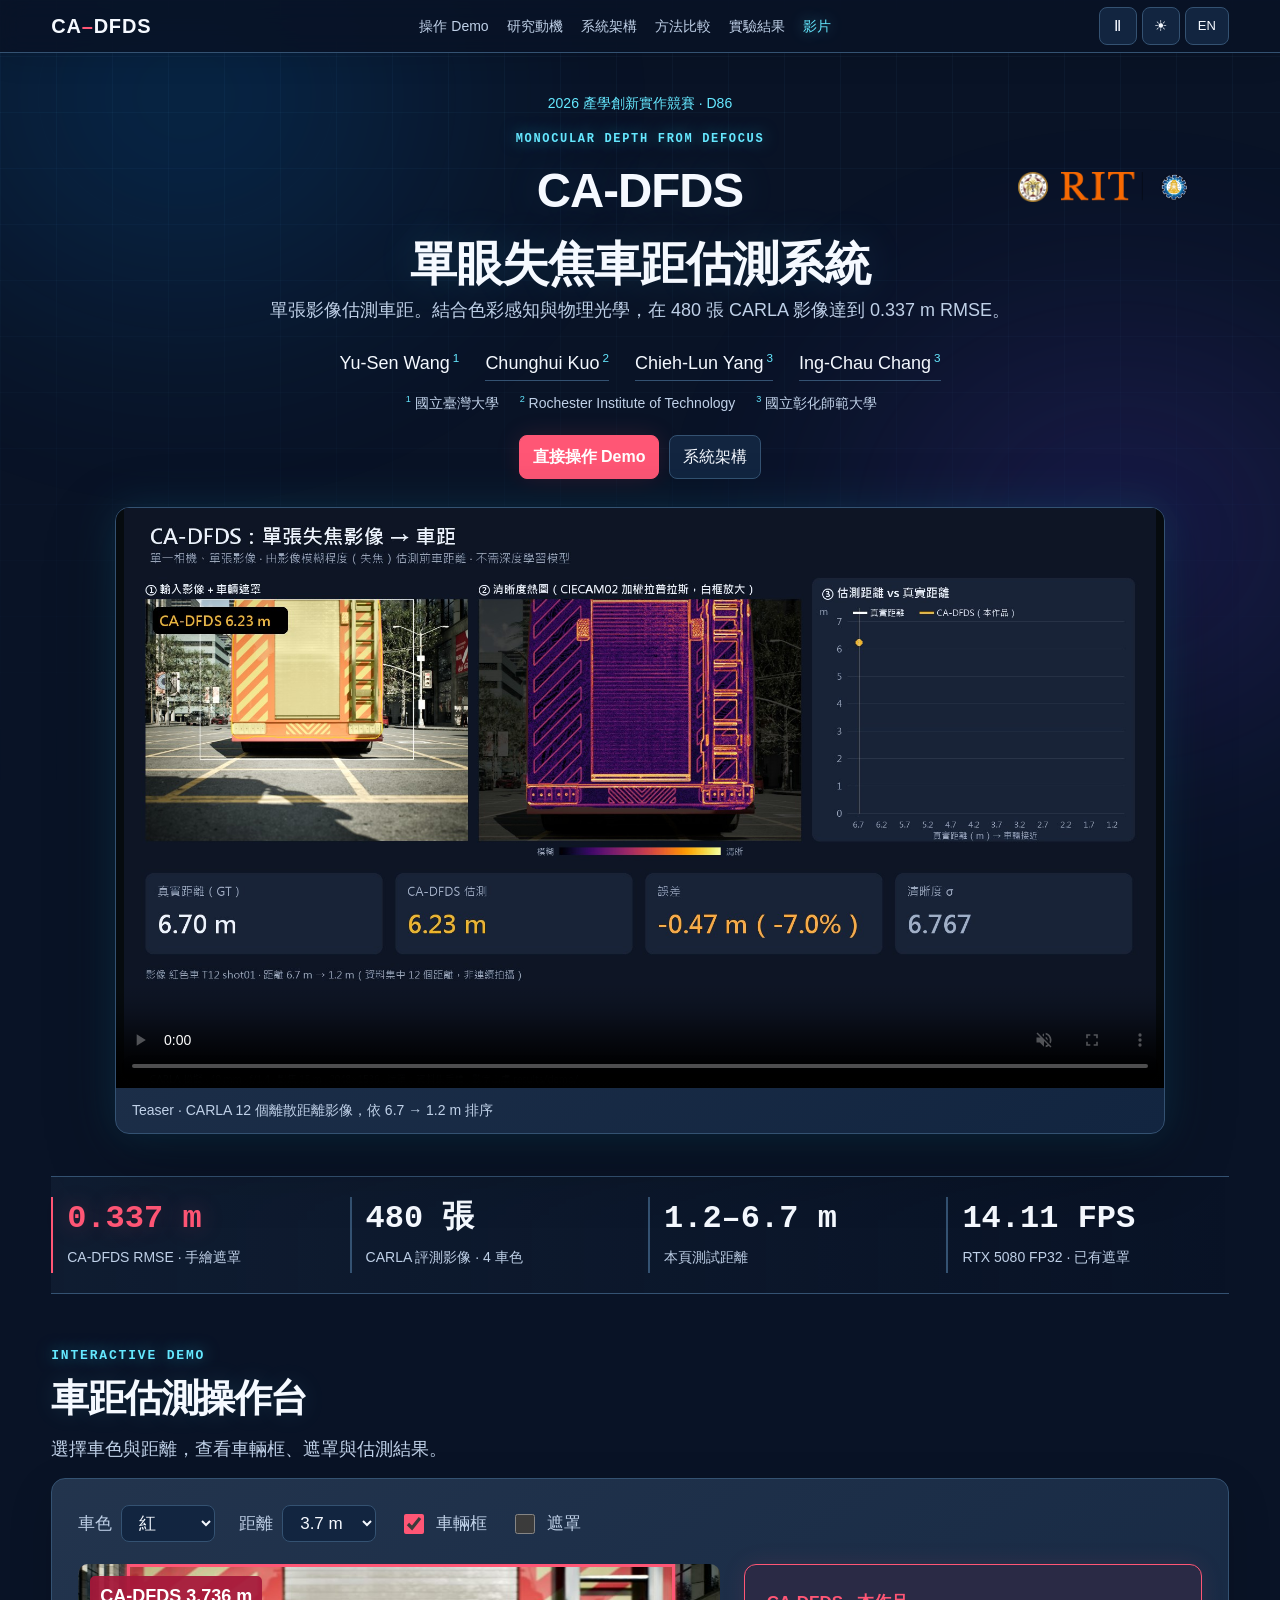
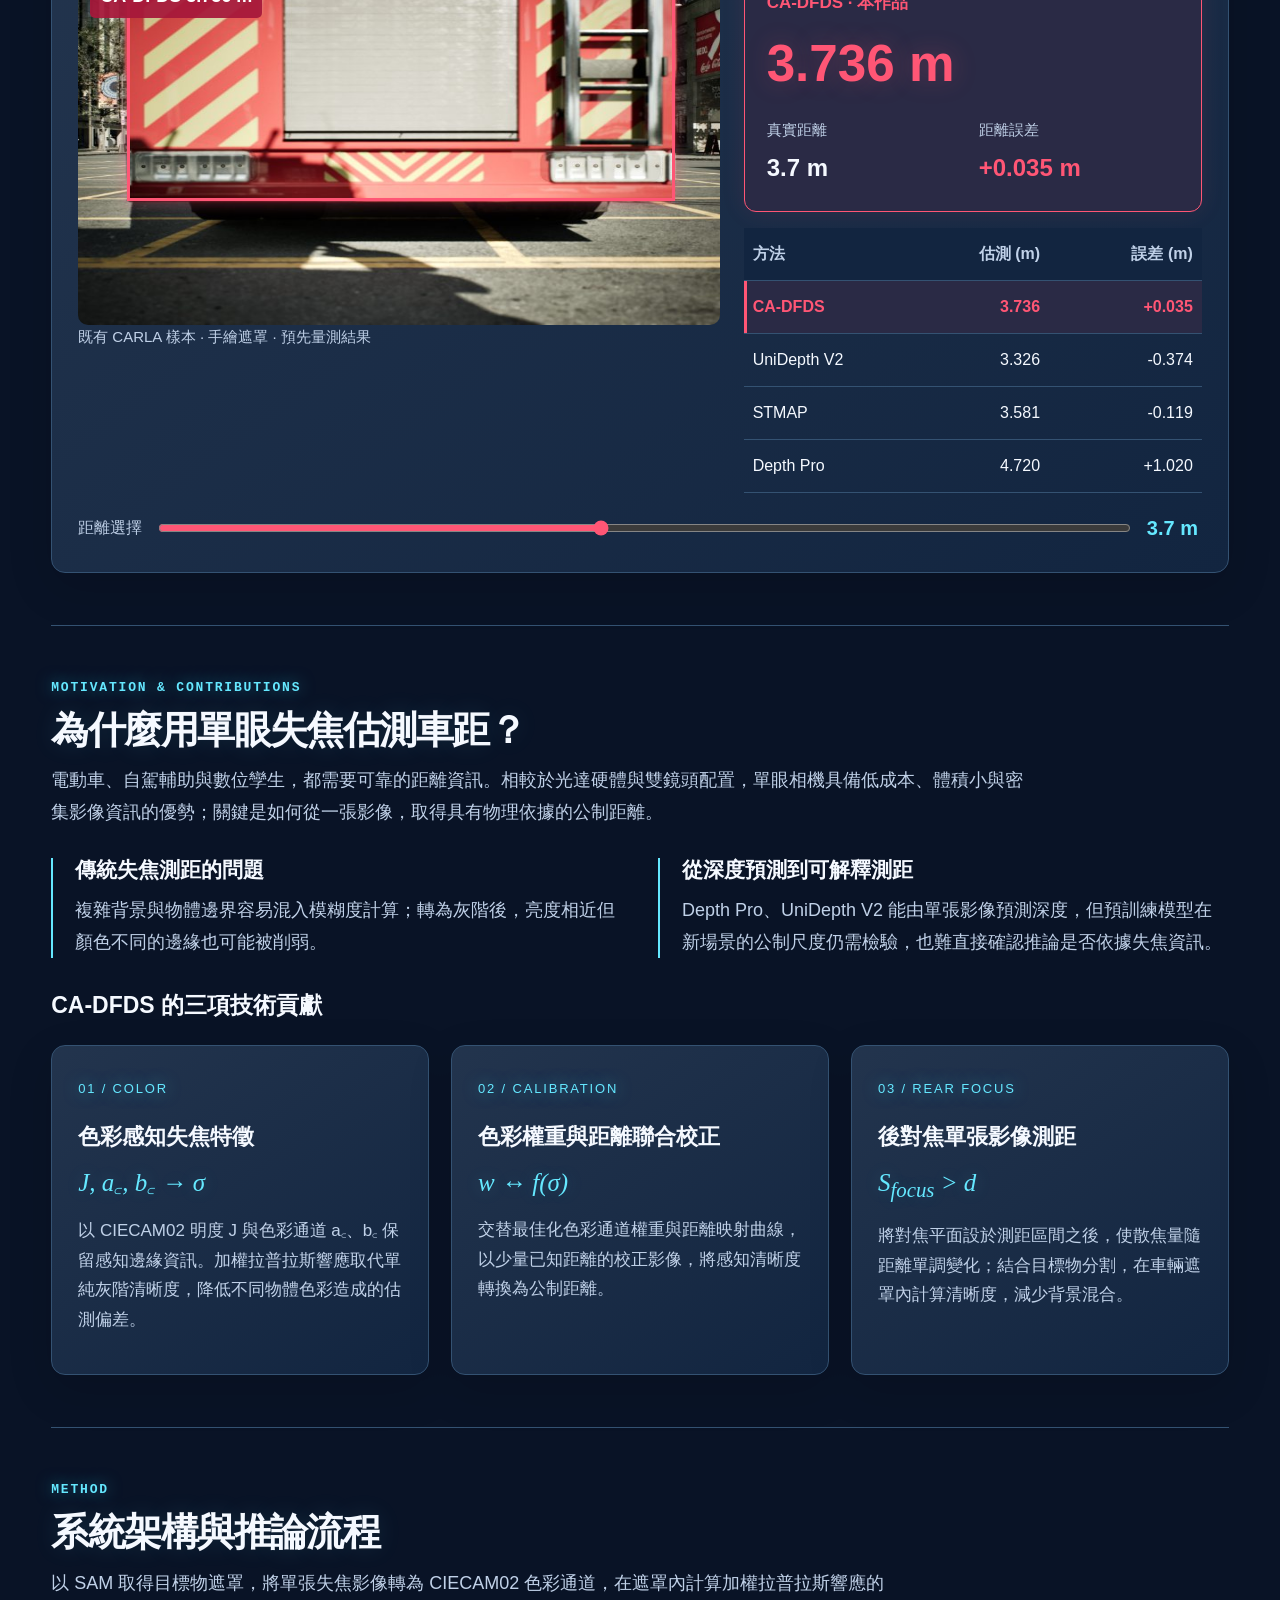
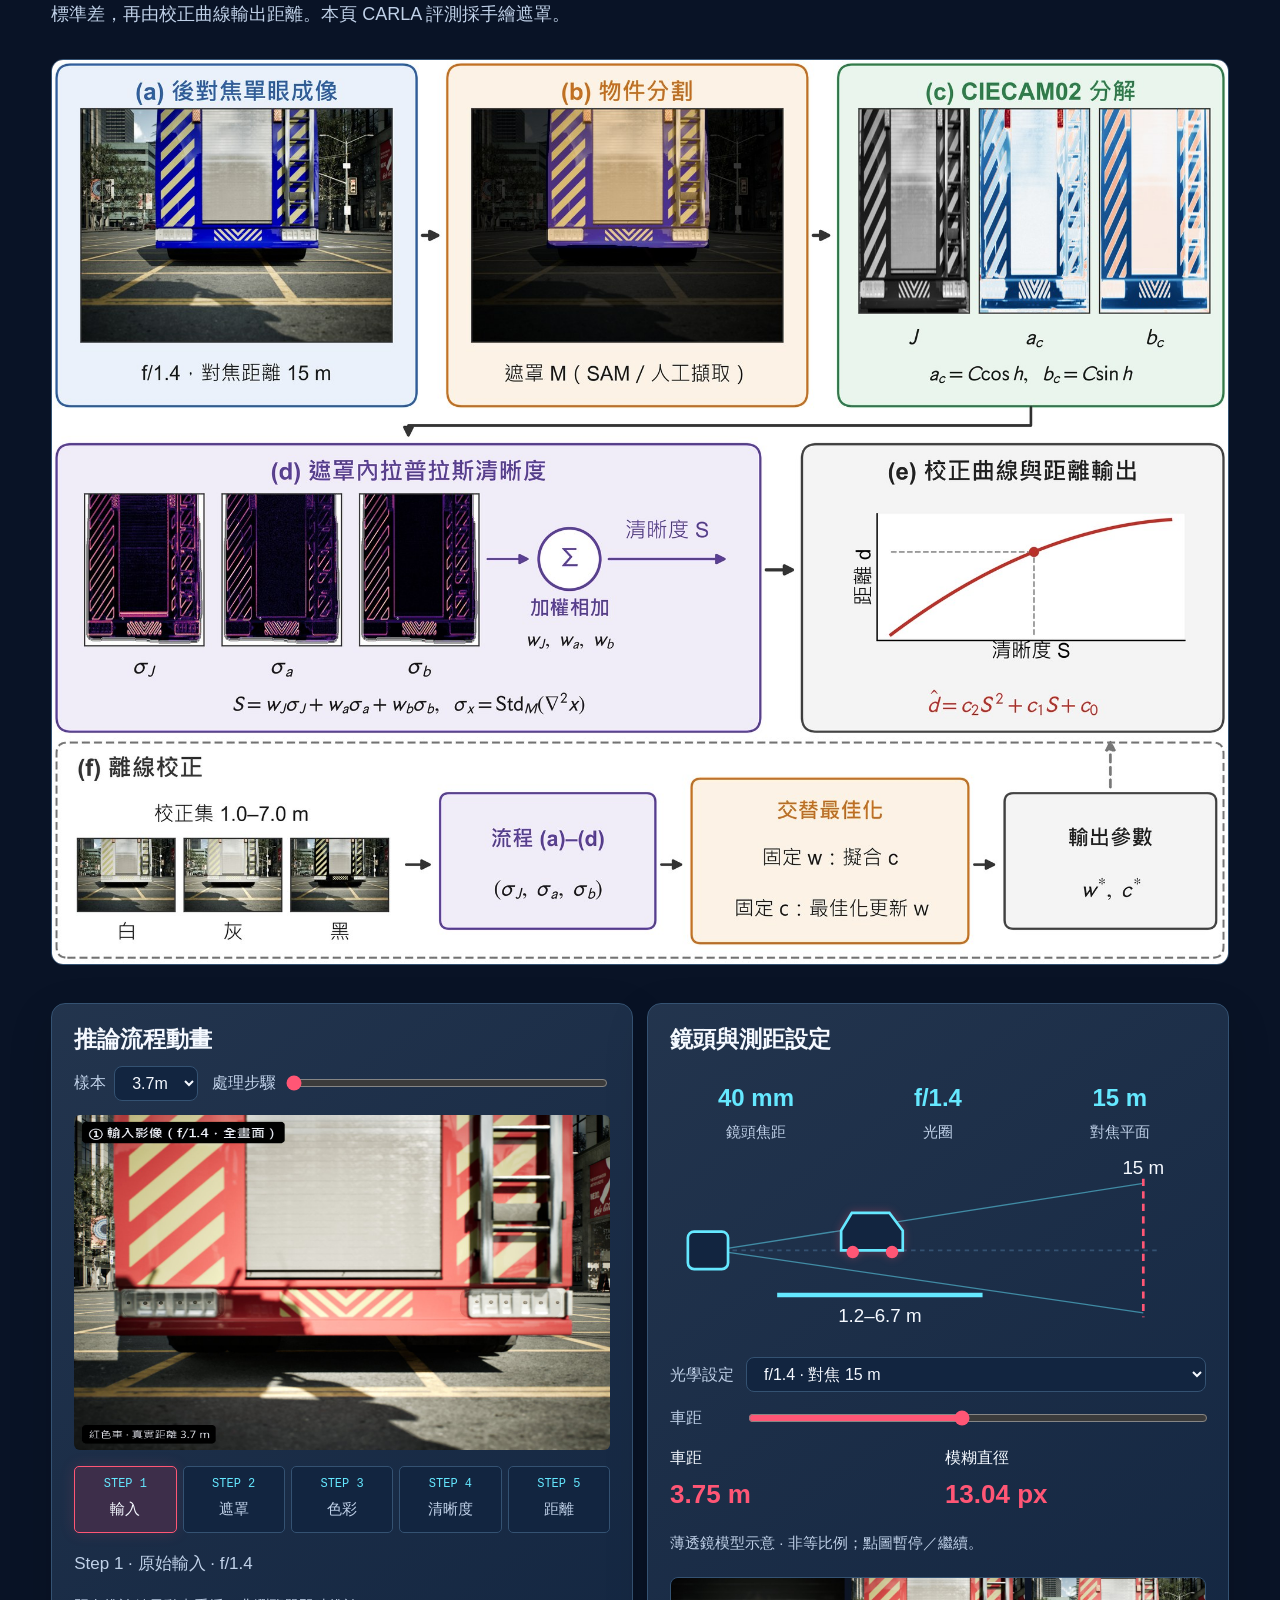
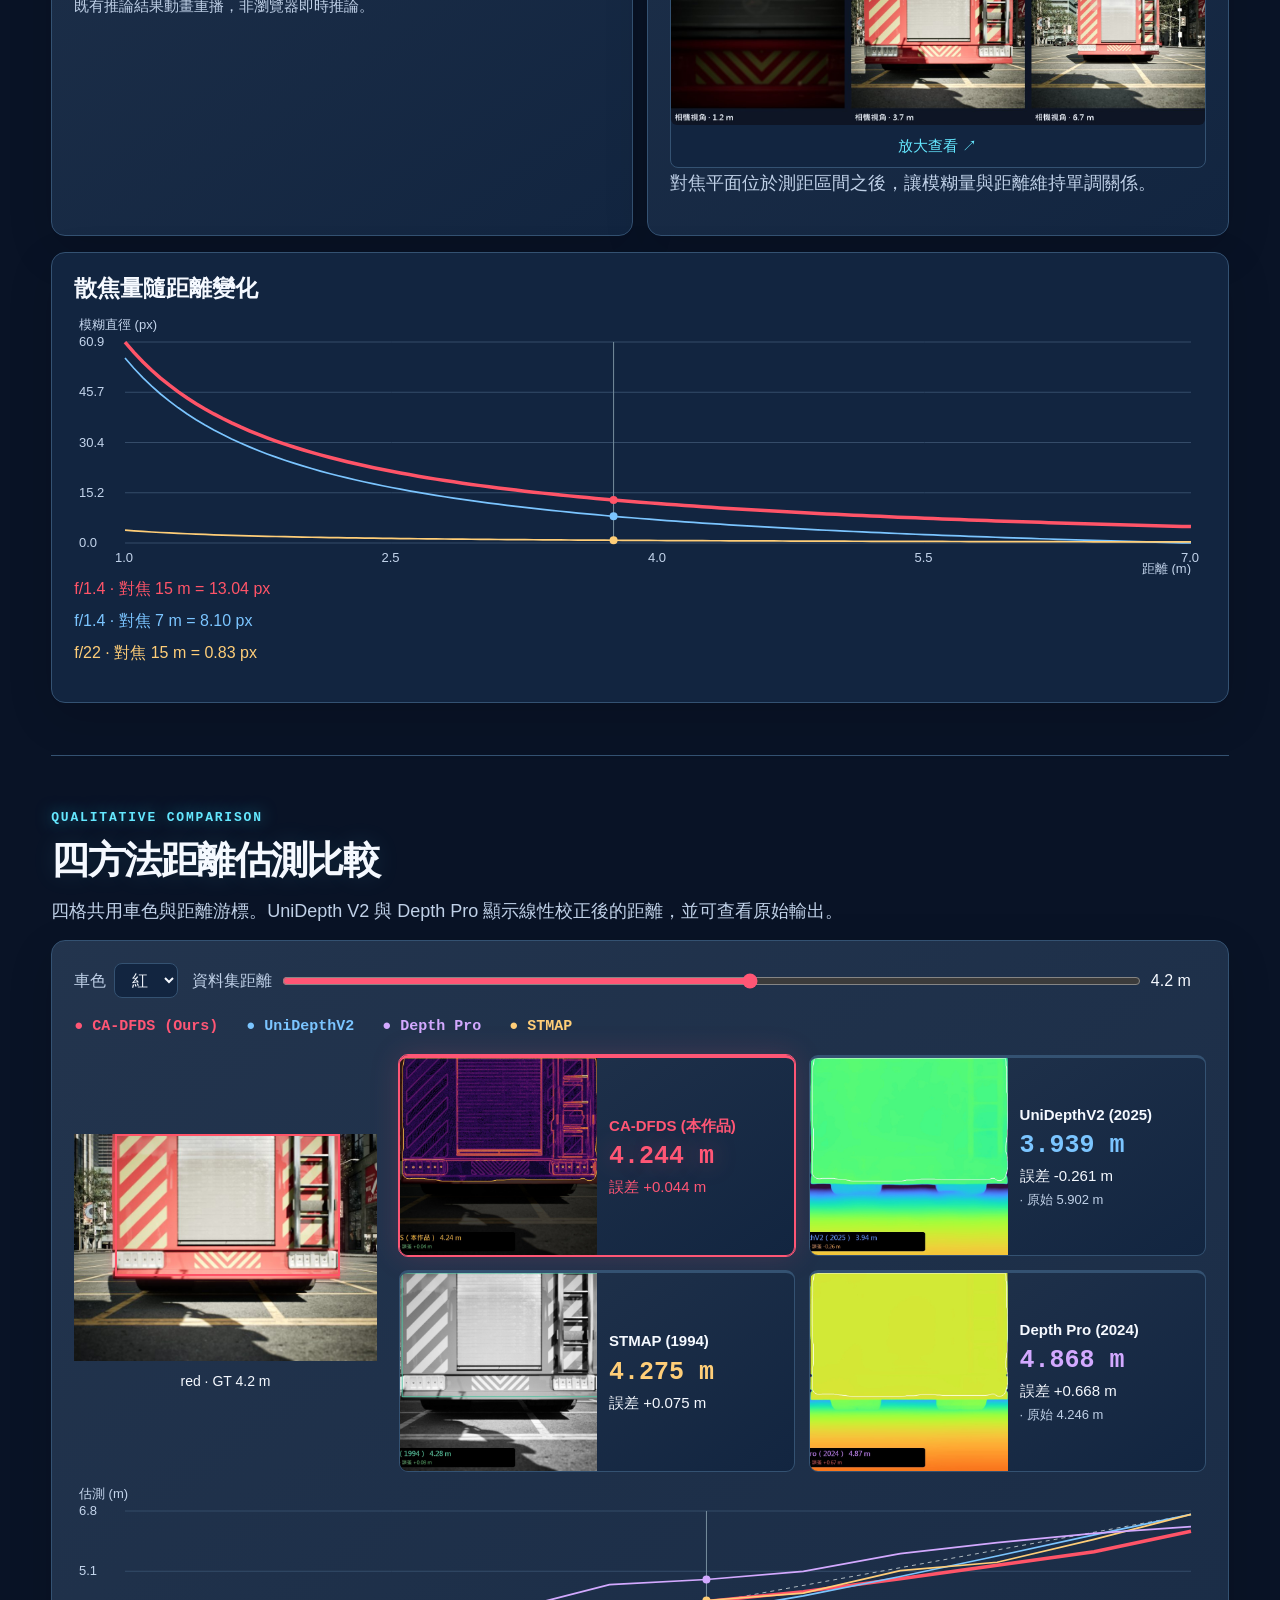
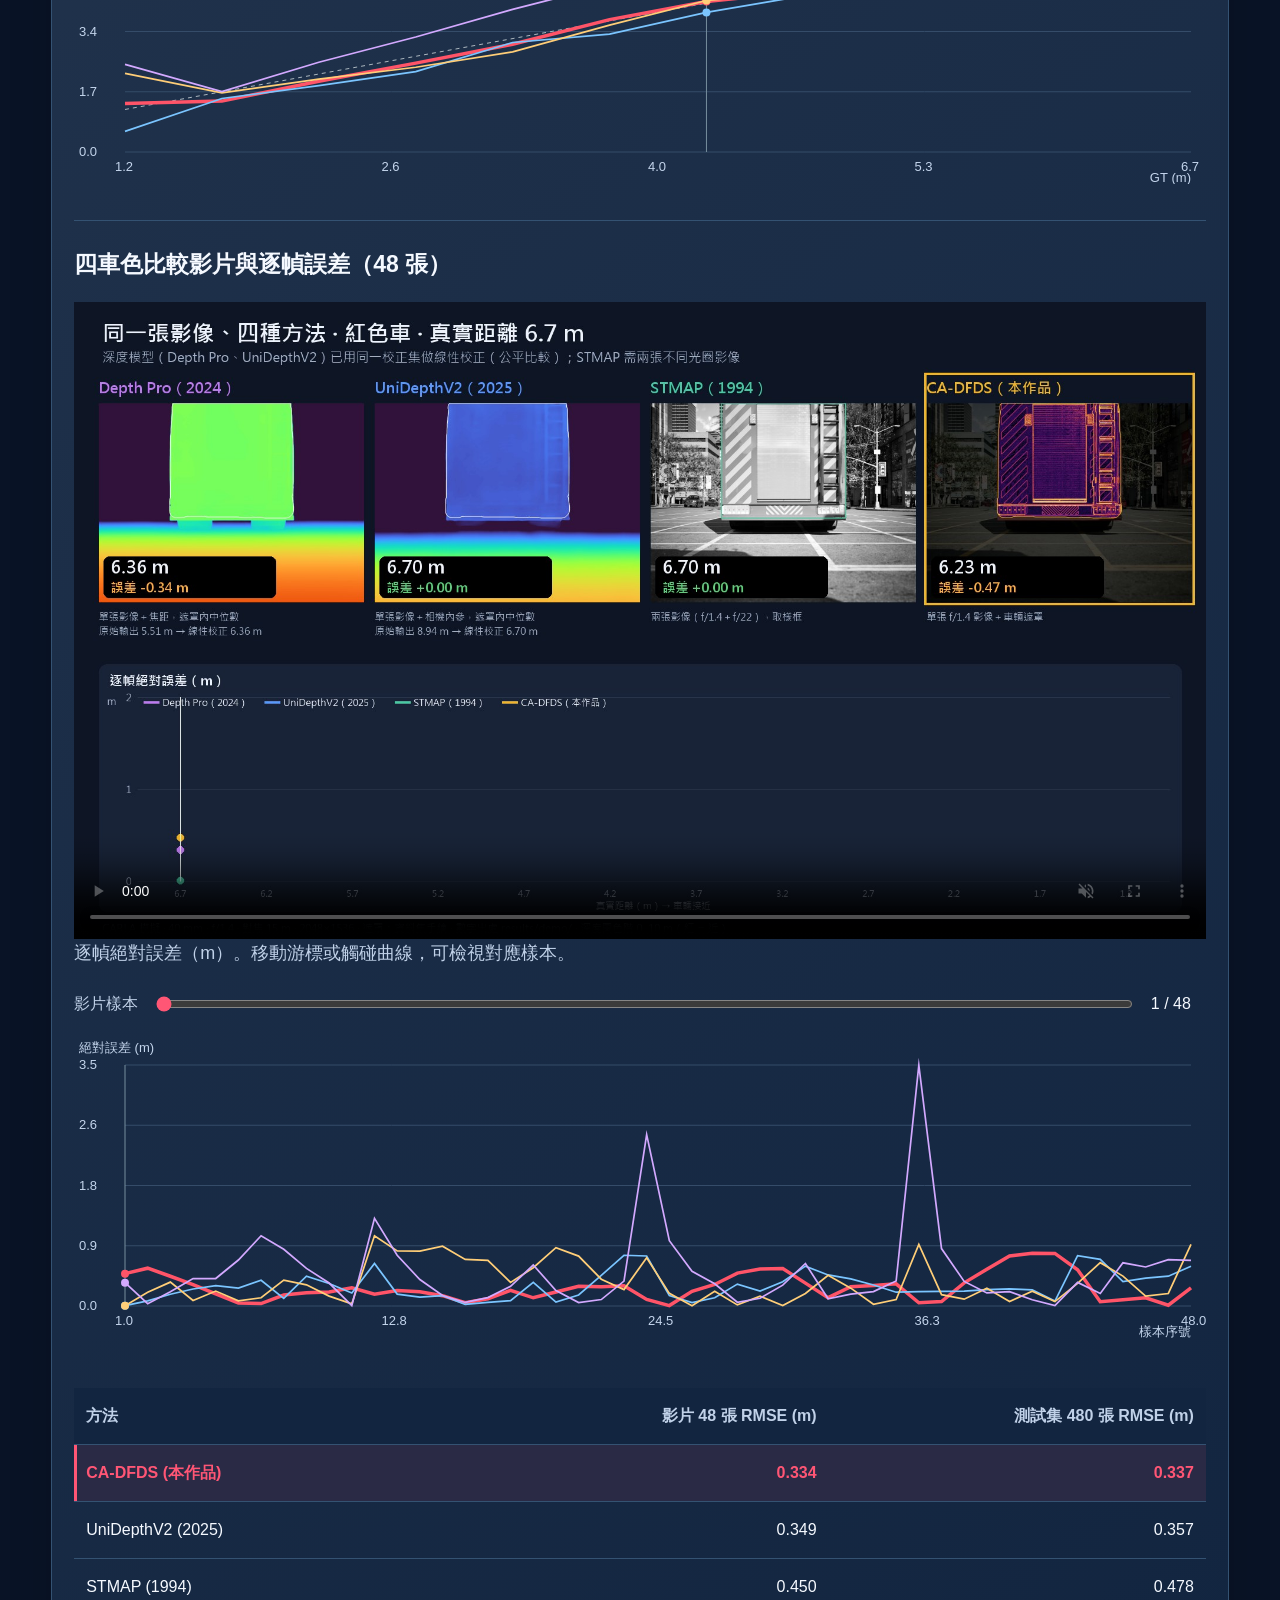
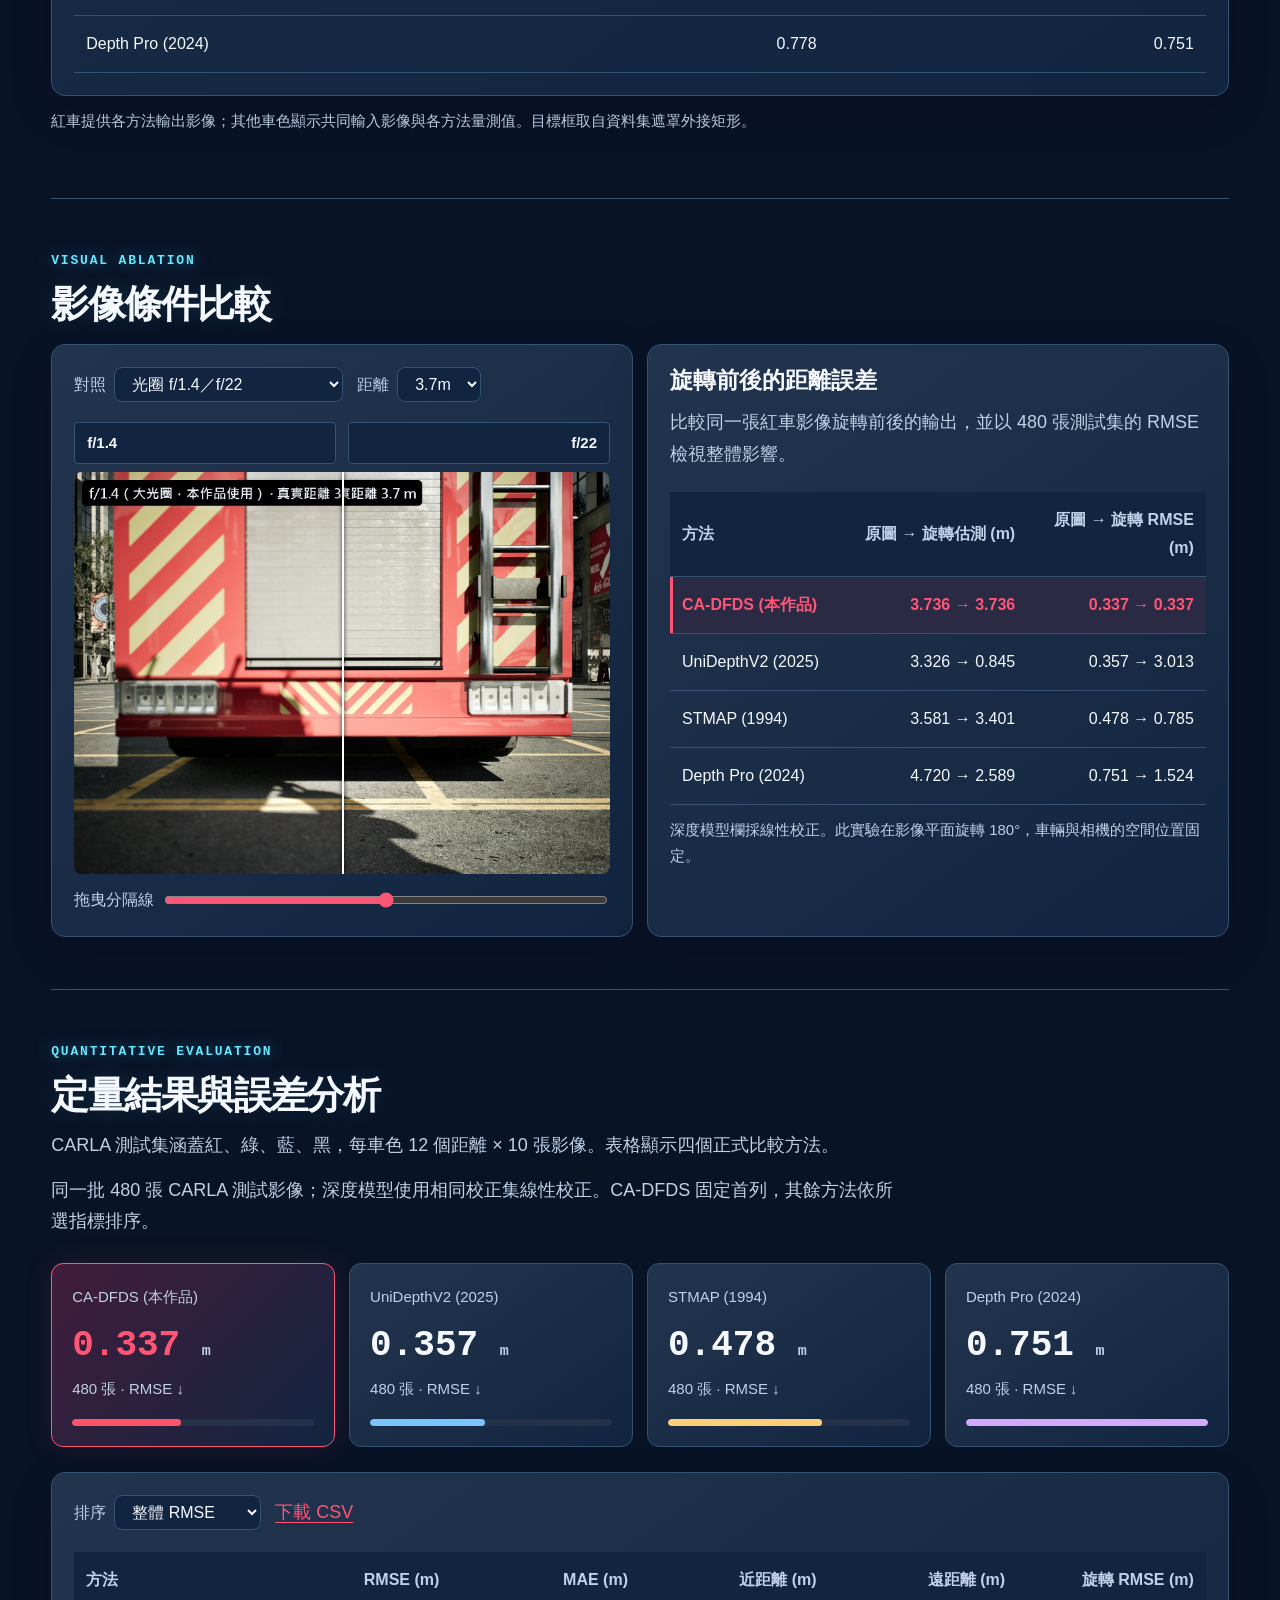
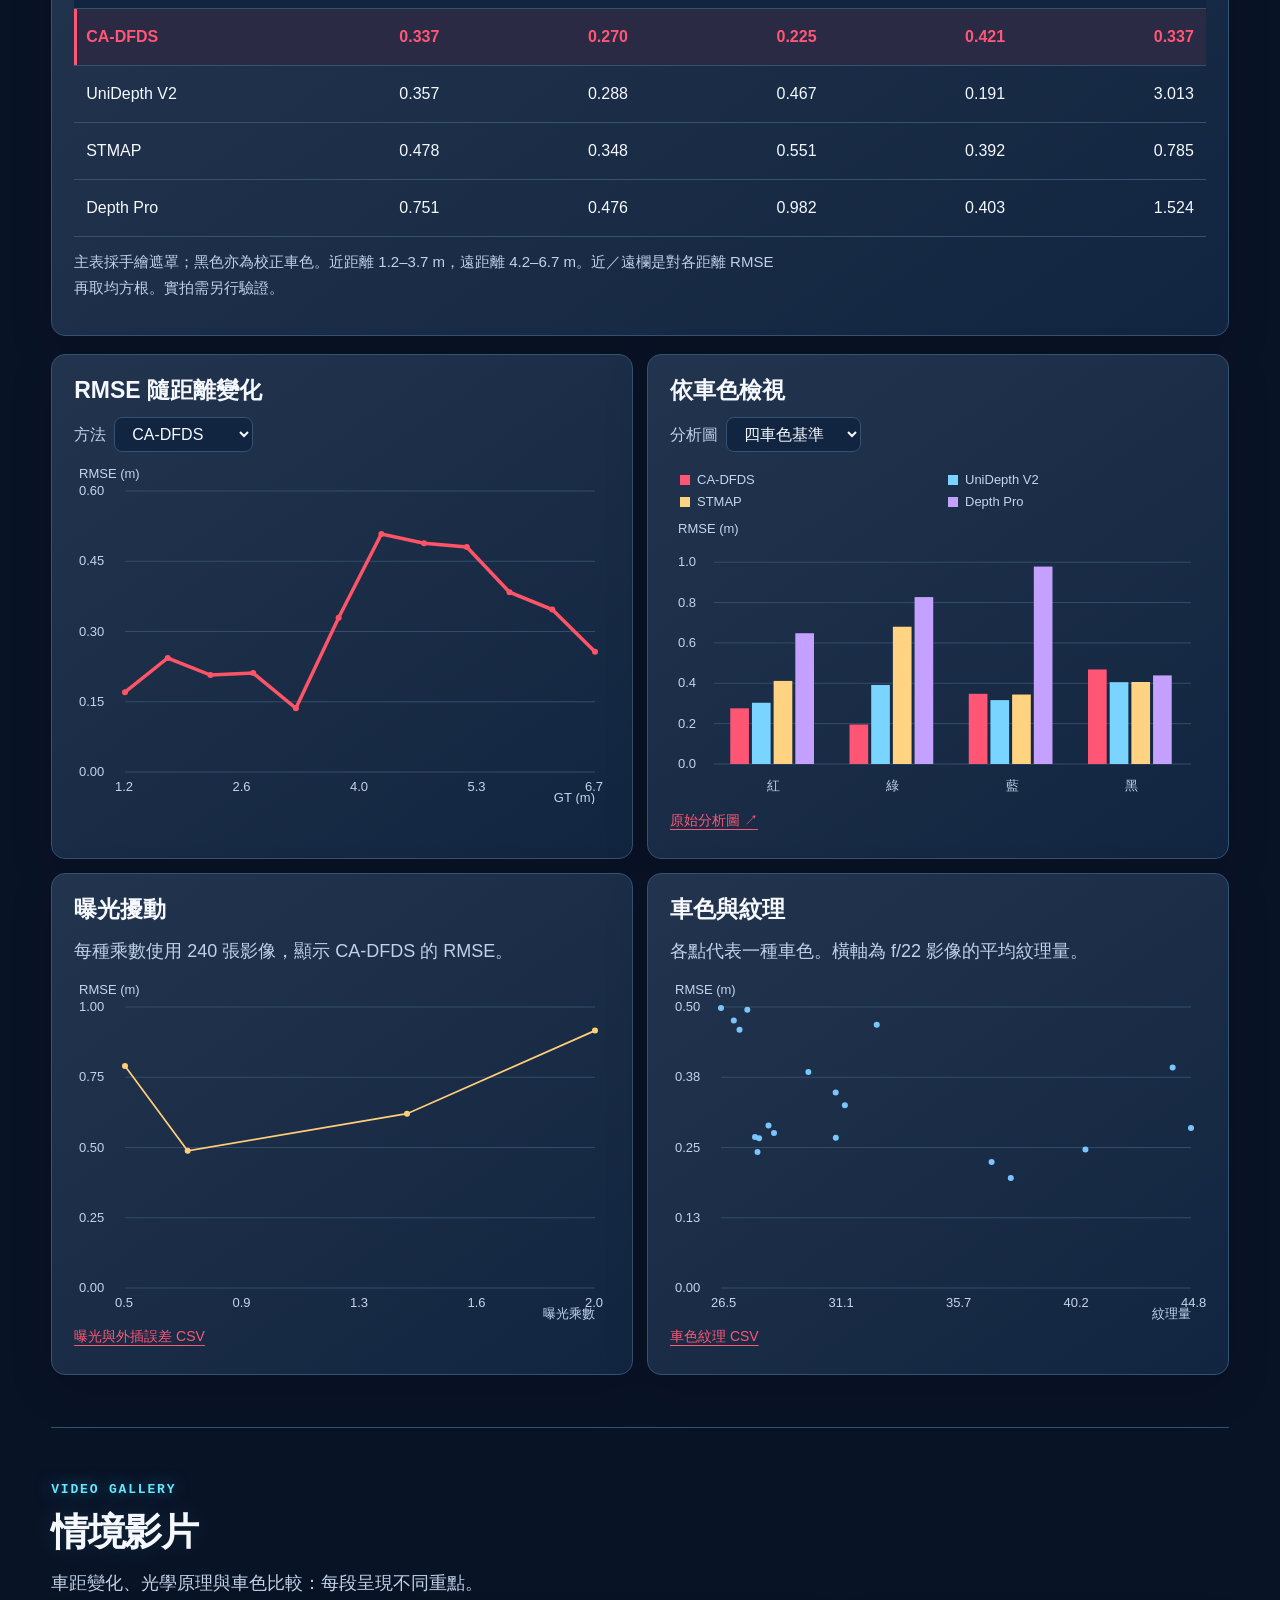
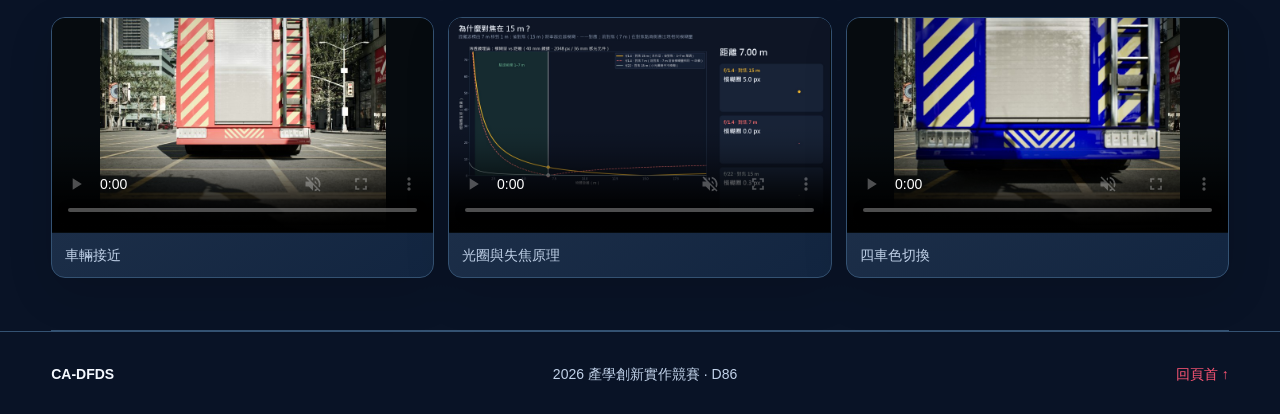
<file: docs/index.html>
<!doctype html>
<html lang="zh-Hant" data-theme="dark">
<head>
  <meta charset="utf-8">
  <meta name="viewport" content="width=device-width, initial-scale=1">
  <meta name="description" content="CA-DFDS 單眼散焦測距的 CARLA 互動展示與實驗比較">
  <title>CA-DFDS — 單眼散焦測距</title>
  <link rel="stylesheet" href="assets/unified.css">
  <script src="assets/unified-demo.js" defer></script>
<link rel="stylesheet" href="assets/unified-polish.css"><script src="assets/language.js" defer></script><script src="assets/experience.js" defer></script><link rel="stylesheet" href="assets/luminous.css"><script src="assets/luminous.js" defer></script><link rel="stylesheet" href="assets/mobile-demo.css"><script src="assets/mobile-demo.js" defer></script><link rel="stylesheet" href="assets/browser-tool.css"><script src="assets/browser-tool.js" defer></script><link rel="stylesheet" href="assets/demo-refinement.css"><script src="assets/camera-motion.js" defer></script></head>
<body><div class="pointer-light" aria-hidden="true"></div><div class="ambient" aria-hidden="true"><i></i><i></i><i></i></div>
<header><nav aria-label="頁面導覽">
  <a class="brand" href="#top">CA<span>–</span>DFDS</a>
  <div class="nav-links"><a href="#system-demo">操作 Demo</a><a href="#motivation">研究動機</a><a href="#method">系統架構</a><a href="#compare">方法比較</a><a href="#benchmark">實驗結果</a><a href="#gallery">影片</a></div><div class="nav-tools"><button id="motion" aria-pressed="true">暫停動畫</button><button id="theme" aria-label="Toggle light and dark theme">明亮模式</button><button id="language" aria-label="Switch language">EN</button></div>
</nav></header>
<main id="top">
  <section class="hero">
    <div class="hero-copy"><p class="venue">2026 產學創新實作競賽 · D86</p>
      <p class="eyebrow">MONOCULAR DEPTH FROM DEFOCUS</p>
      <div class="title-row"><h1><span>CA-DFDS</span><span class="project-subtitle">單眼失焦車距估測系統</span></h1><div class="title-logos" aria-label="Affiliations"><a class="logo-seal" href="https://www.ntu.edu.tw/" aria-label="National Taiwan University"><img src="assets/logo-ntu.png" alt="臺大校徽"></a><a class="logo-rit" href="https://www.rit.edu/" aria-label="Rochester Institute of Technology"><img src="assets/logo-rit.png" alt="RIT"></a><a class="logo-seal" href="https://www.ncue.edu.tw/" aria-label="National Changhua University of Education"><img src="assets/logo-ncue.png" alt="彰師大校徽"></a></div></div>
      <p>單張影像估測車距。結合色彩感知與物理光學，在 480 張 CARLA 影像達到 0.337 m RMSE。</p>
      <div class="paper-authors"><span>Yu-Sen Wang<sup>1</sup></span><a href="https://www.rit.edu/directory/clkiee-chunghui-kuo">Chunghui Kuo<sup>2</sup></a><a href="https://xn--zwq108c.tw/research/">Chieh-Lun Yang<sup>3</sup></a><a href="https://people.csie.ncue.edu.tw/icchang/">Ing-Chau Chang<sup>3</sup></a></div><p class="affiliations"><span><sup>1</sup> 國立臺灣大學</span><span><sup>2</sup> Rochester Institute of Technology</span><span><sup>3</sup> 國立彰化師範大學</span></p><div class="actions"><a class="button primary" href="#system-demo">直接操作 Demo</a><a class="button" href="#method">系統架構</a></div>
    </div>
    <div class="hero-media" id="video">
      <video controls playsinline preload="metadata" poster="assets/demo/C-A1_teaser/poster.jpg" src="assets/demo/C-A1_teaser/video.mp4" aria-label="CA-DFDS Teaser"></video>
      <p>Teaser · CARLA 12 個離散距離影像，依 6.7 → 1.2 m 排序</p>
    </div>
  </section>
<div class="metrics" aria-label="實驗概覽">
    <div><strong>0.337 m</strong><span>CA-DFDS RMSE · 手繪遮罩</span></div>
    <div><strong>480 張</strong><span>CARLA 評測影像 · 4 車色</span></div>
    <div><strong>1.2–6.7 m</strong><span>本頁測試距離</span></div>
    <div><strong>14.11 FPS</strong><span>RTX 5080 FP32 · 已有遮罩</span></div>
  </div>
  <p id="load-status" role="status"></p>
<section id="system-demo"><p class="eyebrow">INTERACTIVE DEMO</p><h2>車距估測操作台</h2><p>選擇車色與距離，查看車輛框、遮罩與估測結果。</p><div class="browser-tool card"><div class="tool-controls"><label>車色 <select id="tool-color"><option value="red">紅</option><option value="green">綠</option><option value="blue">藍</option><option value="black">黑</option></select></label><label>距離 <select id="tool-distance"></select></label><label><input id="tool-box-toggle" type="checkbox" checked> 車輛框</label><label><input id="tool-mask-toggle" type="checkbox"> 遮罩</label></div><div class="tool-workspace"><div><div class="tool-image-wrap"><img id="tool-image" alt="所選車輛影像"><span id="tool-box"></span><strong id="tool-image-tag"></strong></div><div id="tool-mask-panel" hidden><img id="tool-mask-image" alt="既有資料集遮罩展示"><p id="tool-mask-status"></p></div><p class="tool-caption">既有 CARLA 樣本 · 手繪遮罩 · 預先量測結果</p></div><div class="tool-results"><div class="tool-primary"><span>CA-DFDS · 本作品</span><strong id="tool-estimate"></strong><div class="tool-secondary"><span>真實距離<b id="tool-ground-truth"></b></span><span>距離誤差<b id="tool-error"></b></span></div></div><div class="tool-methods"><table id="tool-table"></table></div></div></div><div class="tool-distance-scale"><label for="tool-slider">距離選擇</label><input id="tool-slider" type="range" min="0" max="11" value="5"><output id="tool-distance-output"></output></div></div></section>
<section id="motivation"><p class="eyebrow">MOTIVATION & CONTRIBUTIONS</p><h2>為什麼用單眼失焦估測車距？</h2>
<p class="section-lead">電動車、自駕輔助與數位孿生，都需要可靠的距離資訊。相較於光達硬體與雙鏡頭配置，單眼相機具備低成本、體積小與密集影像資訊的優勢；關鍵是如何從一張影像，取得具有物理依據的公制距離。</p>
<div class="motivation-context"><article><h3>傳統失焦測距的問題</h3><p>複雜背景與物體邊界容易混入模糊度計算；轉為灰階後，亮度相近但顏色不同的邊緣也可能被削弱。</p></article><article><h3>從深度預測到可解釋測距</h3><p>Depth Pro、UniDepth V2 能由單張影像預測深度，但預訓練模型在新場景的公制尺度仍需檢驗，也難直接確認推論是否依據失焦資訊。</p></article></div>
<h3 class="contribution-heading">CA-DFDS 的三項技術貢獻</h3><div class="motivation-grid">
<article class="card"><span class="motif">01 / COLOR</span><h3>色彩感知失焦特徵</h3><div class="contribution-formula">J, a꜀, b꜀ → σ</div><p>以 CIECAM02 明度 J 與色彩通道 a꜀、b꜀ 保留感知邊緣資訊。加權拉普拉斯響應取代單純灰階清晰度，降低不同物體色彩造成的估測偏差。</p></article>
<article class="card"><span class="motif">02 / CALIBRATION</span><h3>色彩權重與距離聯合校正</h3><div class="contribution-formula">w ↔ f(σ)</div><p>交替最佳化色彩通道權重與距離映射曲線，以少量已知距離的校正影像，將感知清晰度轉換為公制距離。</p></article>
<article class="card"><span class="motif">03 / REAR FOCUS</span><h3>後對焦單張影像測距</h3><div class="contribution-formula">S<sub>focus</sub> &gt; d</div><p>將對焦平面設於測距區間之後，使散焦量隨距離單調變化；結合目標物分割，在車輛遮罩內計算清晰度，減少背景混合。</p></article>
</div></section>
<section id="method">
    <p class="eyebrow">METHOD</p><h2>系統架構與推論流程</h2>
    <p>以 SAM 取得目標物遮罩，將單張失焦影像轉為 CIECAM02 色彩通道，在遮罩內計算加權拉普拉斯響應的標準差，再由校正曲線輸出距離。本頁 CARLA 評測採手繪遮罩。</p>
    <figure class="architecture"><a href="assets/arch_fix.jpg" target="_blank" rel="noopener"><img src="assets/arch_fix.jpg" width="2000" height="1538" alt="CA-DFDS 系統架構：影像取得、目標分割、色彩感知清晰度與距離校正" loading="lazy"></a></figure><div class="grid two">
      <article class="card">
        <h3>推論流程動畫</h3>
        <div class="controls"><label>樣本 <select id="step-distance"><option>1.2m</option><option selected>3.7m</option><option>6.7m</option></select></label><label class="stretch">處理步驟 <input id="step" type="range" min="0" max="6" value="0"></label></div>
        <div class="step-visual"><img id="step-image" alt="推論中間結果" role="button" tabindex="0" aria-label="Pause or resume inference replay"><span id="step-box" hidden></span><strong id="step-tag" hidden></strong></div><div id="step-result" hidden><span>估測距離<strong id="step-pred"></strong></span><span>真實距離<strong id="step-gt"></strong></span><span>誤差<strong id="step-error"></strong></span></div>
        <div id="pipeline" class="pipeline" aria-label="推論流程"></div><p id="step-text"></p><button id="step-play" aria-pressed="true" hidden>暫停流程</button><p class="note">既有推論結果動畫重播，非瀏覽器即時推論。</p>
      </article>
      <article class="card">
        <h3>鏡頭與測距設定</h3>
        <select id="view" hidden><option value="camera_views.jpg">camera_views.jpg</option></select>
        <div class="camera-spec"><span><b>40 mm</b><small>鏡頭焦距</small></span><span><b>f/1.4</b><small>光圈</small></span><span><b>15 m</b><small>對焦平面</small></span></div><svg id="camera-motion" tabindex="0" class="camera-diagram" viewBox="0 0 600 190" role="img" aria-label="Camera, vehicle measuring interval and rear focus plane"><path class="ray" d="M50 100L530 25M50 100L530 170"/><path class="axis" d="M50 100H550"/><rect x="20" y="79" width="45" height="42" rx="7"/><path class="focus-plane" d="M530 20V175"/><path class="interval" d="M120 150H350"/><g id="camera-car" class="car-symbol"><path d="M200 100V78L212 58H254L269 78V100Z"/><circle cx="213" cy="102" r="7"/><circle cx="257" cy="102" r="7"/></g><text x="235" y="180" text-anchor="middle">1.2–6.7 m</text><text id="camera-focus-label" x="530" y="14" text-anchor="middle">15 m</text></svg><div class="camera-interaction"><label for="camera-setting">光學設定</label><select id="camera-setting"><option value="f1.4_focus15m">f/1.4 · 對焦 15 m</option><option value="f22_focus15m">f/22 · 對焦 15 m</option><option value="f1.4_focus7m">f/1.4 · 對焦 7 m</option></select><label for="camera-distance">車距</label><input id="camera-distance" type="range" min="1.2" max="6.7" step="0.05" value="3.7"><div class="camera-numbers"><span>車距<strong id="camera-distance-value">3.70 m</strong></span><span>模糊直徑<strong id="camera-blur-value">13.27 px</strong></span></div><p class="note">薄透鏡模型示意 · 非等比例；點圖暫停／繼續。</p></div><button class="image-zoom" data-zoom="camera-image" aria-label="Enlarge camera views"><img id="camera-image" src="assets/demo/C-B1_camera_setup/camera_views.jpg" alt="CARLA 拍攝視角"><span>放大查看 ↗</span></button>
        <p>對焦平面位於測距區間之後，讓模糊量與距離維持單調關係。</p>
      </article>
    </div>
    <div class="card optics">
      <h3>散焦量隨距離變化</h3>
      <label class="optics-control">物體距離 <input id="optics" type="range" min="1" max="7" step="0.05" value="3.7"><output id="optics-value"></output></label>
      <canvas id="optics-chart" role="img" aria-label="薄透鏡模型的模糊直徑曲線"></canvas>
      <p id="optics-readout"></p>
    </div>
  </section>
<section id="compare">
    <p class="eyebrow">QUALITATIVE COMPARISON</p><h2>四方法距離估測比較</h2>
    <p>四格共用車色與距離游標。UniDepth V2 與 Depth Pro 顯示線性校正後的距離，並可查看原始輸出。</p>
    <div class="workbench">
      <div class="controls">
        <label>車色 <select id="color"><option value="red">紅</option><option value="green">綠</option><option value="blue">藍</option><option value="black">黑</option></select></label><label class="stretch">資料集距離 <input id="frame" type="range" min="0" max="11" value="6"><output id="frame-value"></output></label>
        <button id="play" hidden>播放</button><span id="comparison-state" role="status" hidden>自動重播 · 點擊畫面暫停</span>
      </div>
<div class="legend" id="method-legend"><span class="ours-label">● CA-DFDS (Ours)</span><span style="color:#7bc5ff">● UniDepthV2</span><span style="color:#d3a9ff">● Depth Pro</span><span style="color:#ffce78">● STMAP</span></div><div class="comparison-stage" id="comparison-stage" role="button" tabindex="0" aria-label="Pause or resume sample replay">      <figure class="source-input"><div class="vehicle-frame"><img id="vehicle-input" alt="CARLA 輸入影像"><span id="vehicle-box" aria-hidden="true"></span></div><figcaption id="vehicle-caption"></figcaption></figure><div class="grid four" id="method-cards"></div>
</div>      <canvas id="compare-chart" role="img" aria-label="各方法估測距離與真值曲線"></canvas>
      <div class="comparison-details"><h3>四車色比較影片與逐幀誤差（48 張）</h3><video id="comparison-video" controls playsinline preload="metadata" src="assets/demo/C-E1_method_compare/video.mp4" poster="assets/demo/C-E1_method_compare/poster.jpg"></video>
      <p>逐幀絕對誤差（m）。移動游標或觸碰曲線，可檢視對應樣本。</p>
      <label>影片樣本 <input id="video-frame" type="range" min="1" max="48" value="1"><output id="video-frame-value"></output></label><canvas id="video-chart" role="img" aria-label="影片逐幀絕對誤差"></canvas>
      <p id="video-hover" class="chart-readout"></p><div class="table-scroll"><table id="rmse"></table></div></div>
    </div>
    <p class="note">紅車提供各方法輸出影像；其他車色顯示共同輸入影像與各方法量測值。目標框取自資料集遮罩外接矩形。</p>
  </section>
<section id="ablation">
    <p class="eyebrow">VISUAL ABLATION</p><h2>影像條件比較</h2>
    <div class="grid two">
      <article class="card">
        <div class="controls"><label>對照 <select id="pair-kind"><option value="aperture">光圈 f/1.4／f/22</option><option value="rotation">原圖／旋轉 180°</option><option value="color">灰階／CIECAM02 清晰度</option></select></label><label>距離 <select id="pair-distance"><option>1.2m</option><option selected>3.7m</option><option>6.7m</option></select></label></div>
        <div class="wipe-labels"><b id="left-label"></b><b id="right-label"></b></div><div class="wipe" id="wipe"><img id="pair-right" alt="右側對照影像"><img id="pair-left" alt="左側對照影像"><span id="wipe-line"></span></div>
        <label class="wipe-control">拖曳分隔線 <input id="split" type="range" min="0" max="100" value="50"></label>
      </article>
      <article class="card">
        <h3>旋轉前後的距離誤差</h3>
        <p>比較同一張紅車影像旋轉前後的輸出，並以 480 張測試集的 RMSE 檢視整體影響。</p>
        <div class="table-scroll"><table id="rotation-table"><thead><tr><th>方法</th><th>原圖 → 旋轉 估測 (m)</th><th>原圖 → 旋轉 RMSE (m)</th></tr></thead><tbody></tbody></table></div>
        <p class="note">深度模型欄採線性校正。此實驗在影像平面旋轉 180°，車輛與相機的空間位置固定。</p>
      </article>
    </div>
  </section>
<section id="benchmark">
    <p class="eyebrow">QUANTITATIVE EVALUATION</p><h2>定量結果與誤差分析</h2>
    <p>CARLA 測試集涵蓋紅、綠、藍、黑，每車色 12 個距離 × 10 張影像。表格顯示四個正式比較方法。</p>
    <p class="benchmark-context">同一批 480 張 CARLA 測試影像；深度模型使用相同校正集線性校正。CA-DFDS 固定首列，其餘方法依所選指標排序。</p><div id="benchmark-bars" class="benchmark-bars"></div><div class="card">
      <div class="controls"><label>排序 <select id="sort"><option value="rmse_m">整體 RMSE</option><option value="mae_m">整體 MAE</option><option value="rmse_near_1_2_to_3_7_m">近距離 RMSE</option><option value="rmse_far_4_2_to_6_7_m">遠距離 RMSE</option></select></label><a href="assets/comparison-main.csv" download>下載 CSV</a></div>
      <div class="table-scroll"><table id="leaders"></table></div>
      <p class="note">主表採手繪遮罩；黑色亦為校正車色。近距離 1.2–3.7 m，遠距離 4.2–6.7 m。近／遠欄是對各距離 RMSE 再取均方根。實拍需另行驗證。</p>
    </div>
    <div class="grid two analysis">
      <article class="card"><h3>RMSE 隨距離變化</h3><label>方法 <select id="error-method"></select></label><canvas id="error-chart" role="img" aria-label="所選方法依距離分組的 RMSE"></canvas></article>
      <article class="card"><h3>依車色檢視</h3><label>分析圖 <select id="analysis-select"><option value="error_by_color.jpg">四車色基準</option><option value="error_19colors.jpg">19 車色分析</option></select></label><canvas id="color-chart" role="img" aria-label="各方法依車色分組的 RMSE"></canvas><a id="analysis-link" target="_blank" rel="noopener">原始分析圖 ↗<img id="analysis-image" alt="依車色分組的誤差分析圖" hidden></a></article>
      <article class="card"><h3>曝光擾動</h3><p>每種乘數使用 240 張影像，顯示 CA-DFDS 的 RMSE。</p><canvas id="exposure-chart" role="img" aria-label="曝光乘數與 RMSE"></canvas><a href="demo/exposure.csv" download>曝光與外插誤差 CSV</a></article>
      <article class="card"><h3>車色與紋理</h3><p>各點代表一種車色。橫軸為 f/22 影像的平均紋理量。</p><canvas id="texture-chart" role="img" aria-label="紋理量與 RMSE 散點圖"></canvas><a href="demo/texture.csv" download>車色紋理 CSV</a></article>
    </div>
  </section>
<section id="gallery">
    <p class="eyebrow">VIDEO GALLERY</p><h2>情境影片</h2>
    <p>車距變化、光學原理與車色比較：每段呈現不同重點。</p>
    <div class="grid three" id="videos"></div>
  </section>


</main><dialog id="image-dialog"><button id="close-image" aria-label="Close enlarged image">×</button><div class="zoom-scroll"><img id="zoomed-image" alt=""></div></dialog>
<footer><strong>CA-DFDS</strong><span>2026 產學創新實作競賽 · D86</span><a href="#top">回頁首 ↑</a></footer></body></html>
</file>
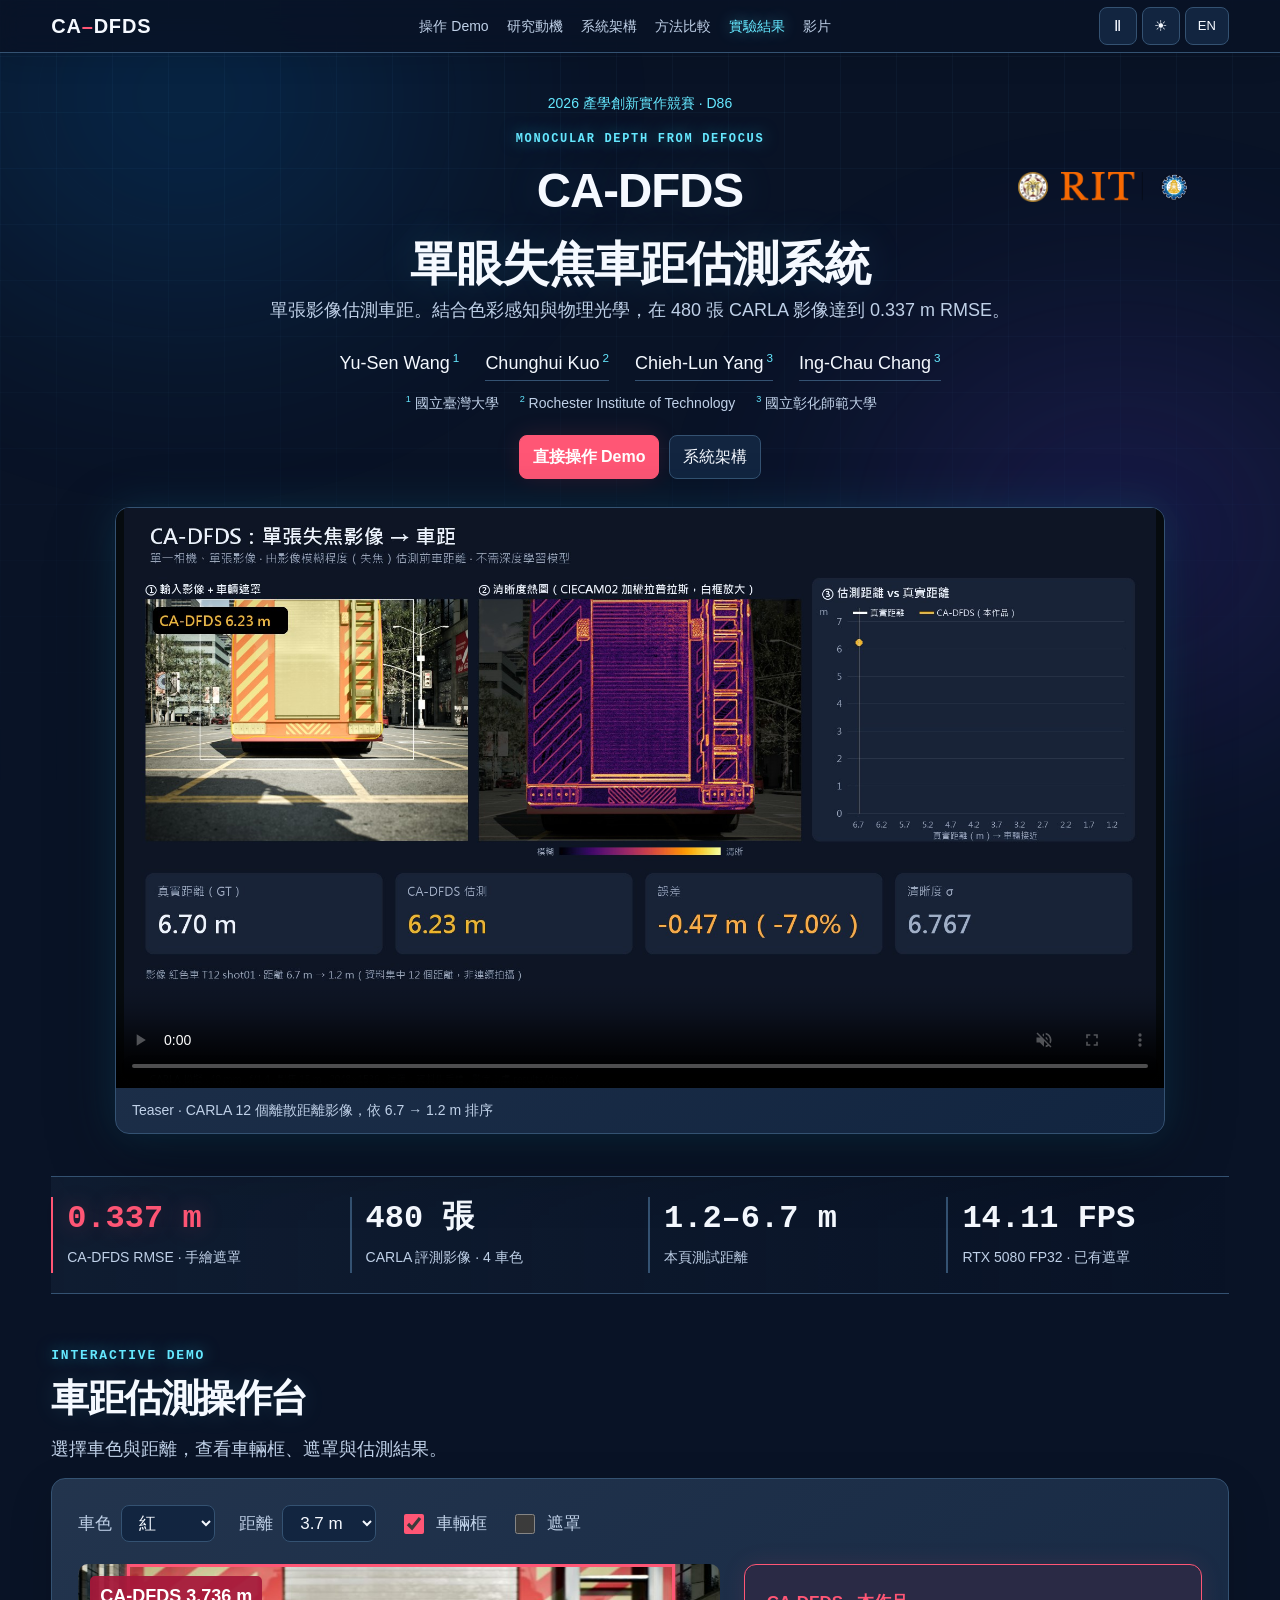
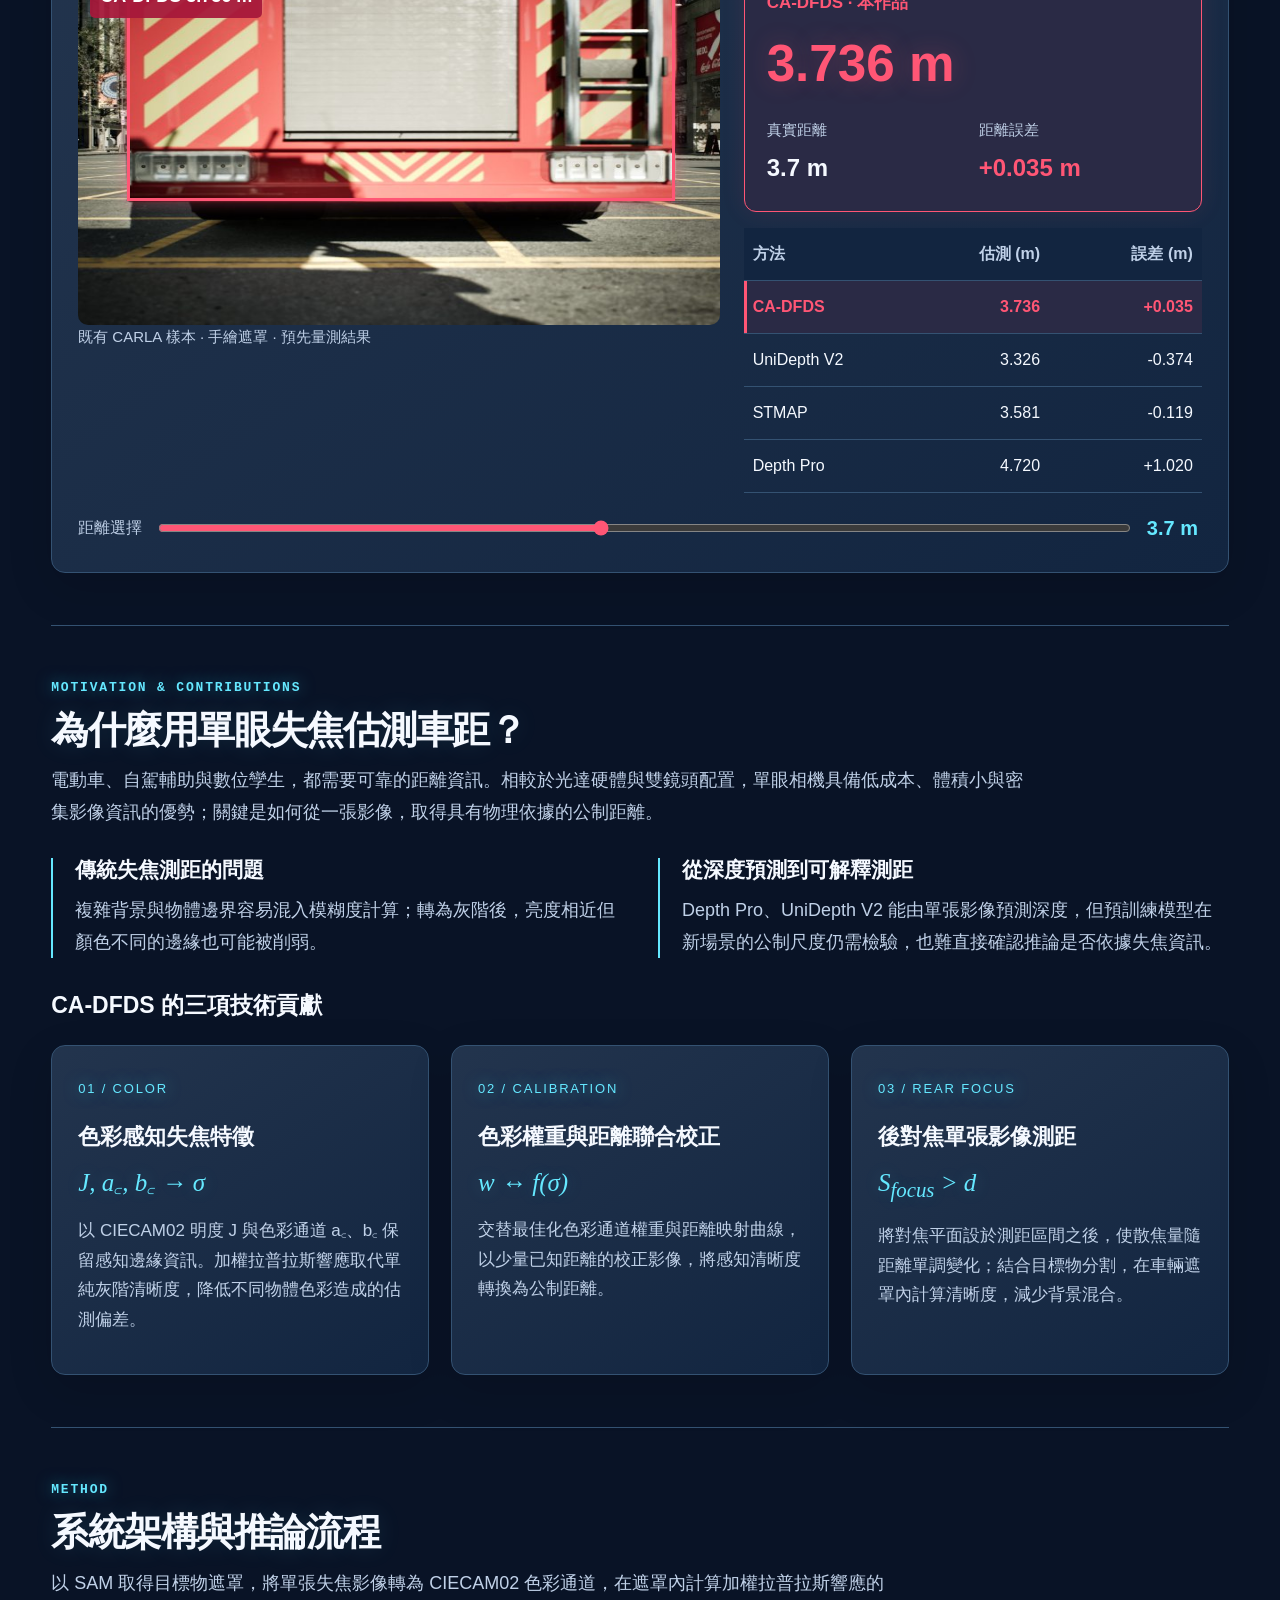
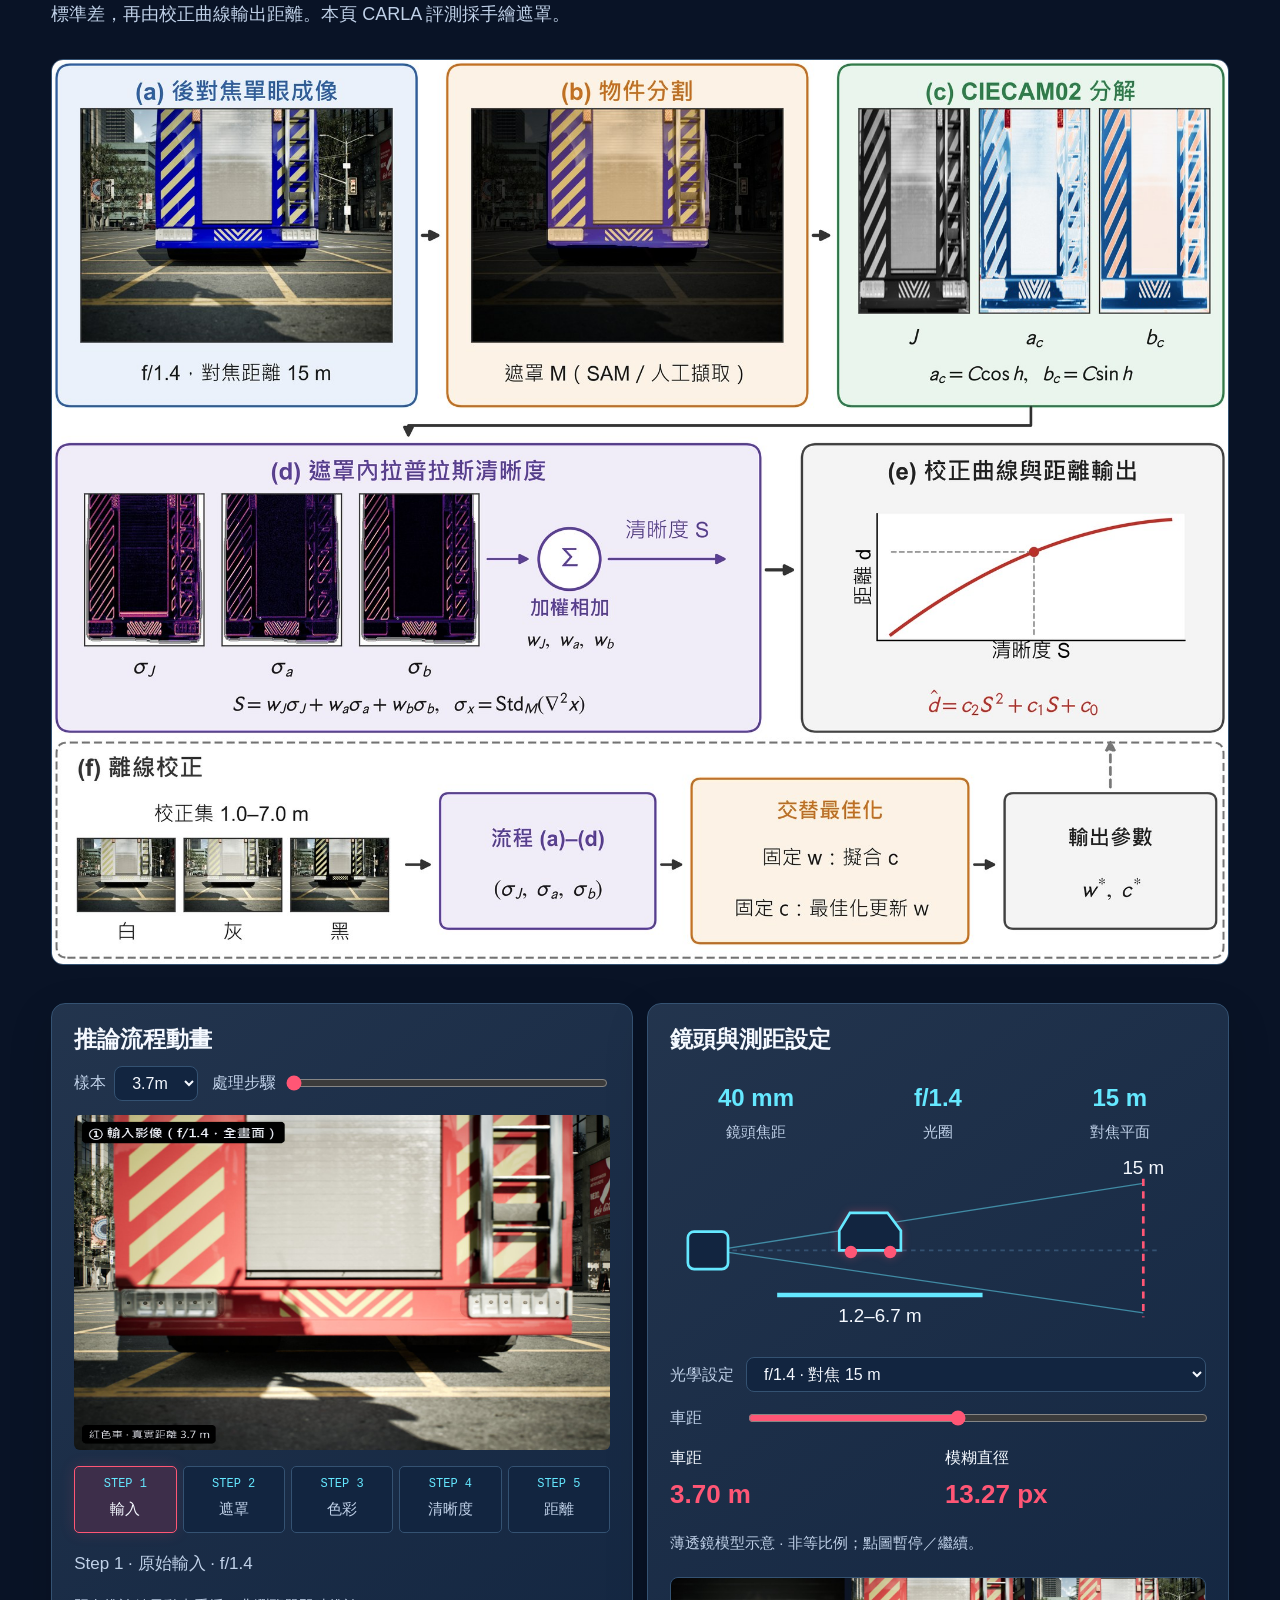
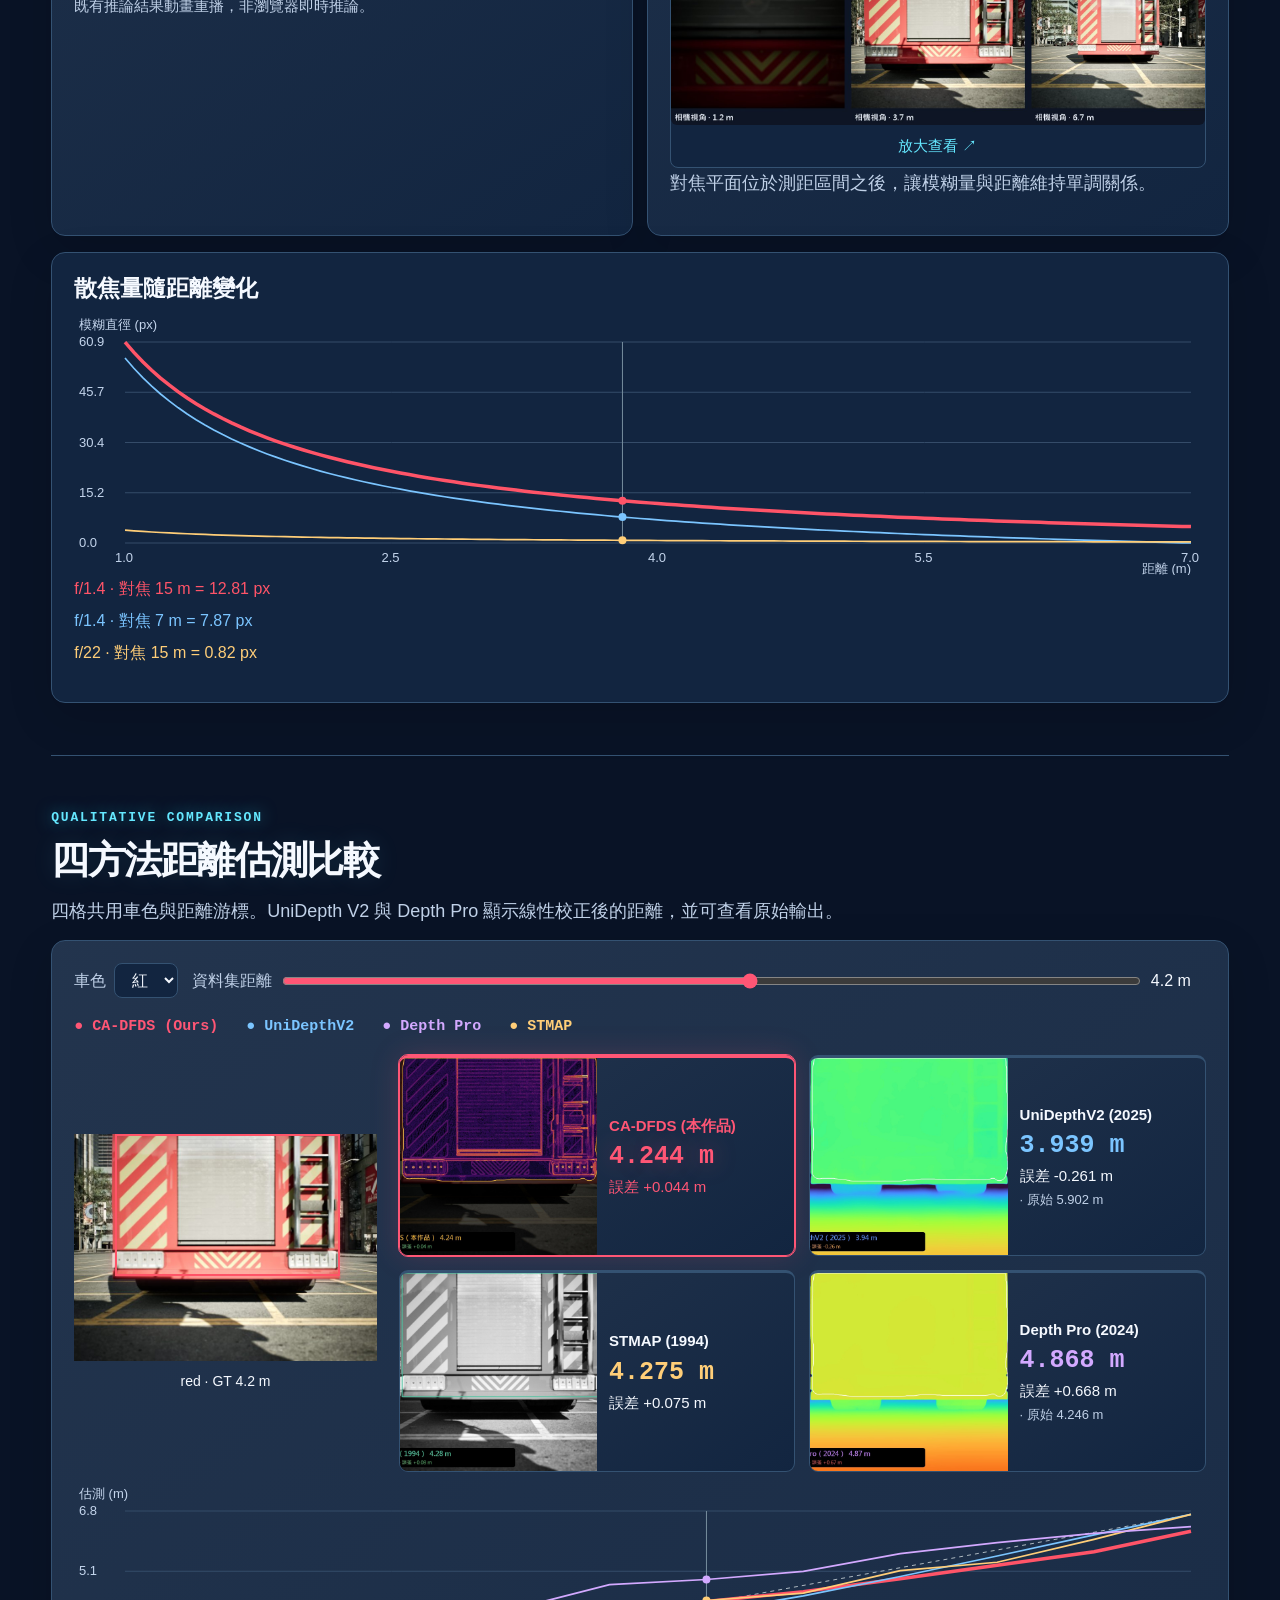
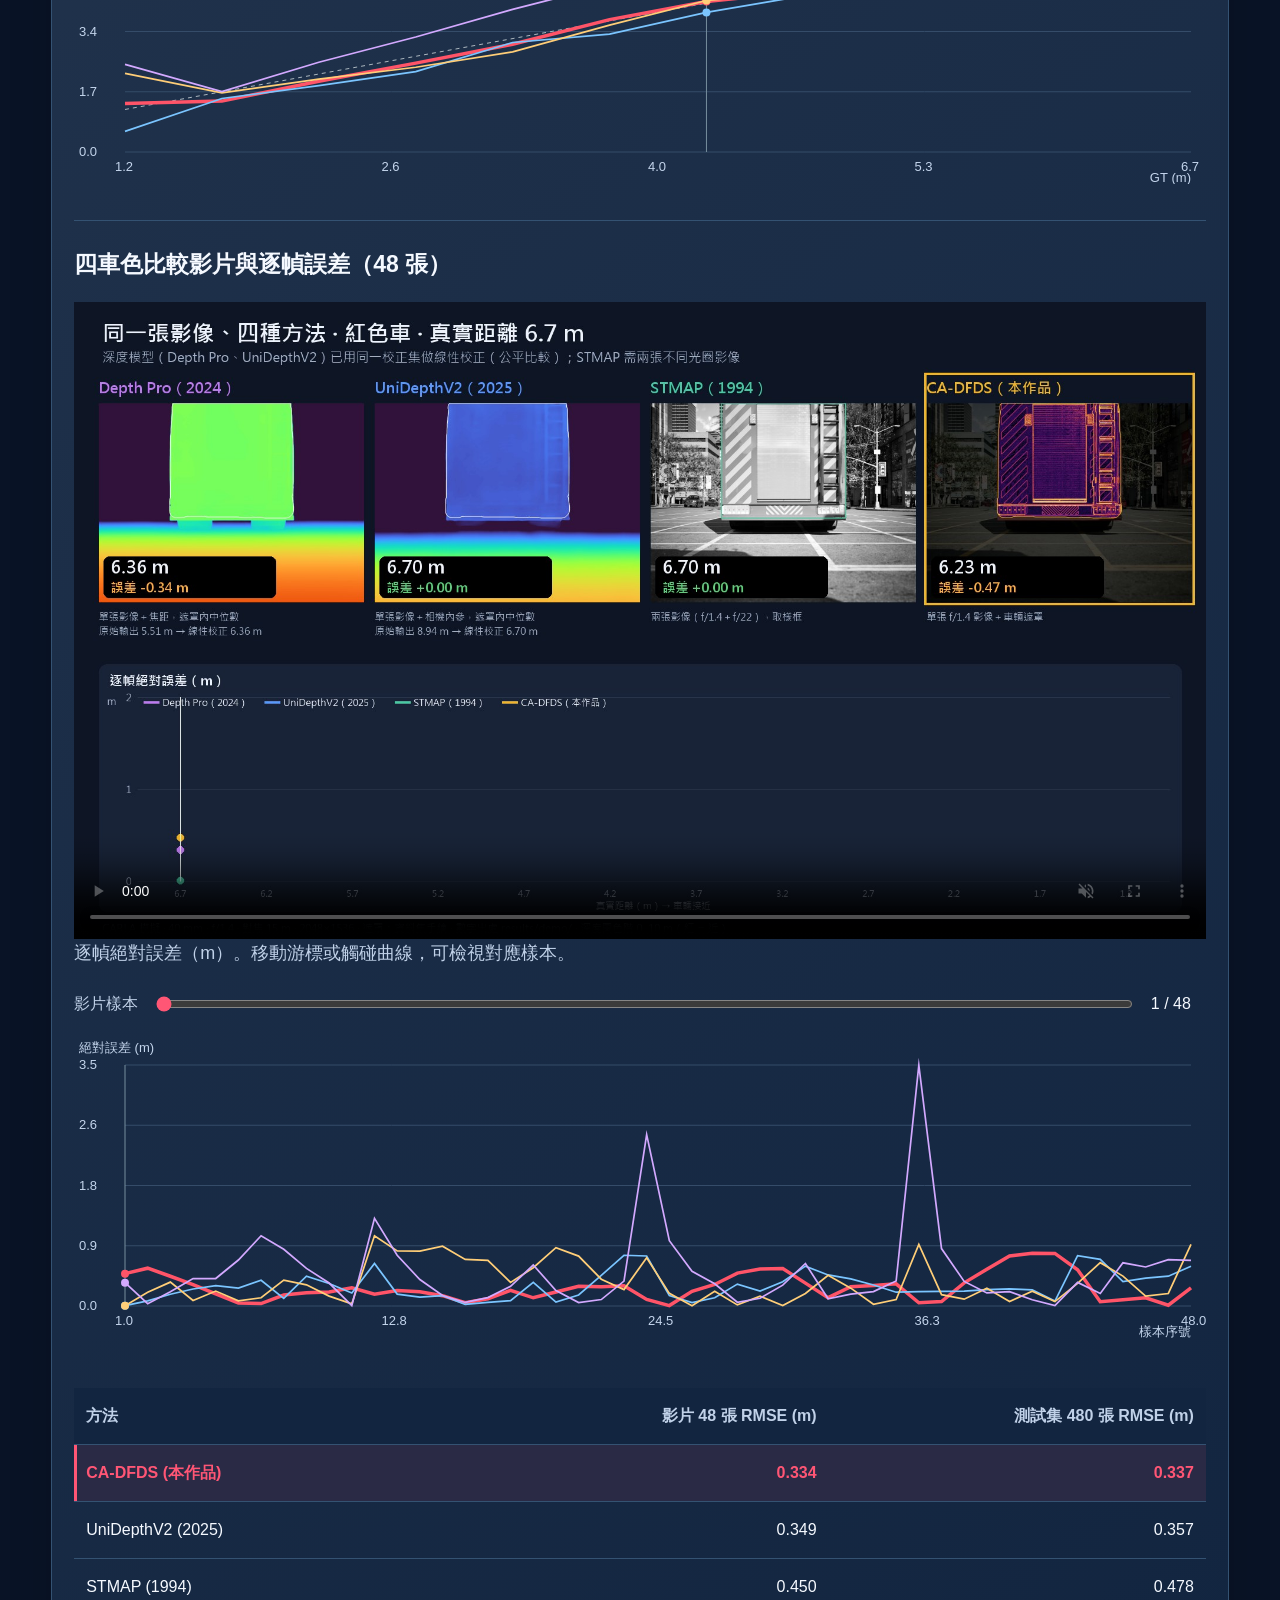
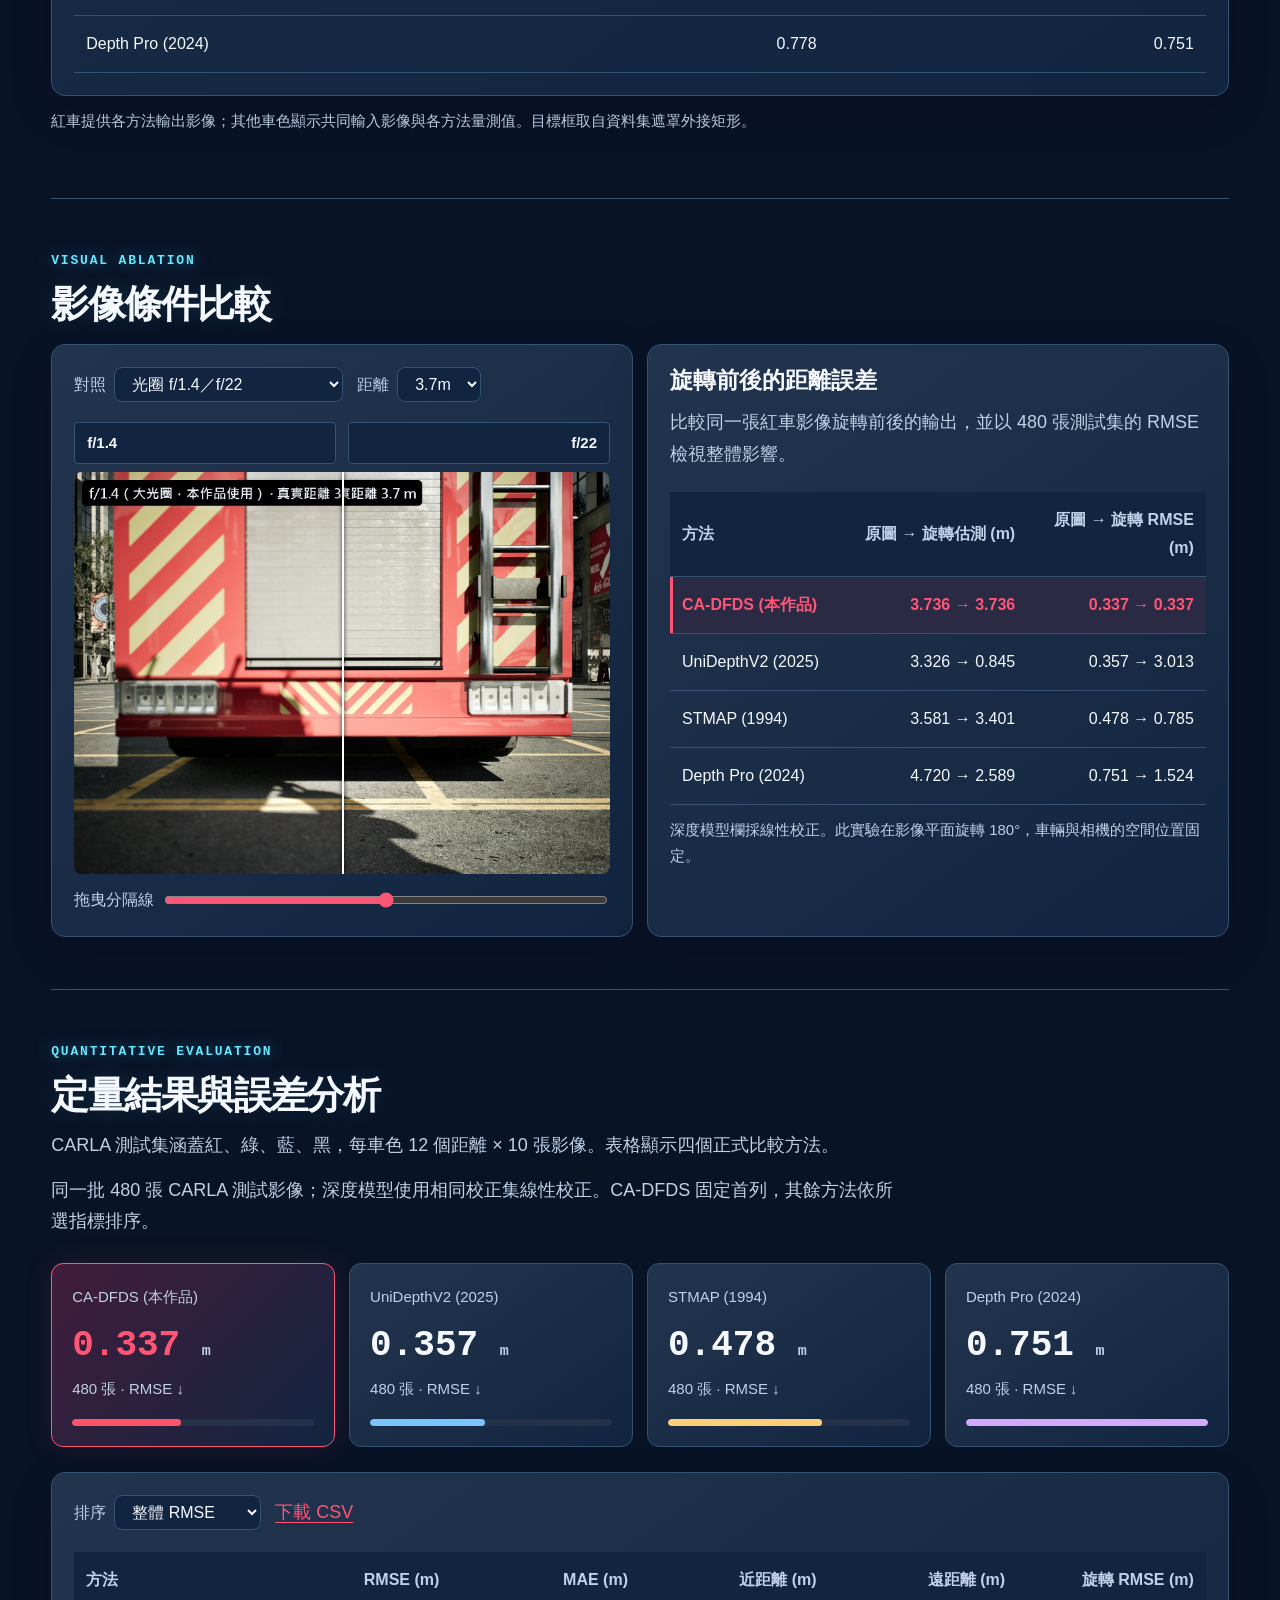
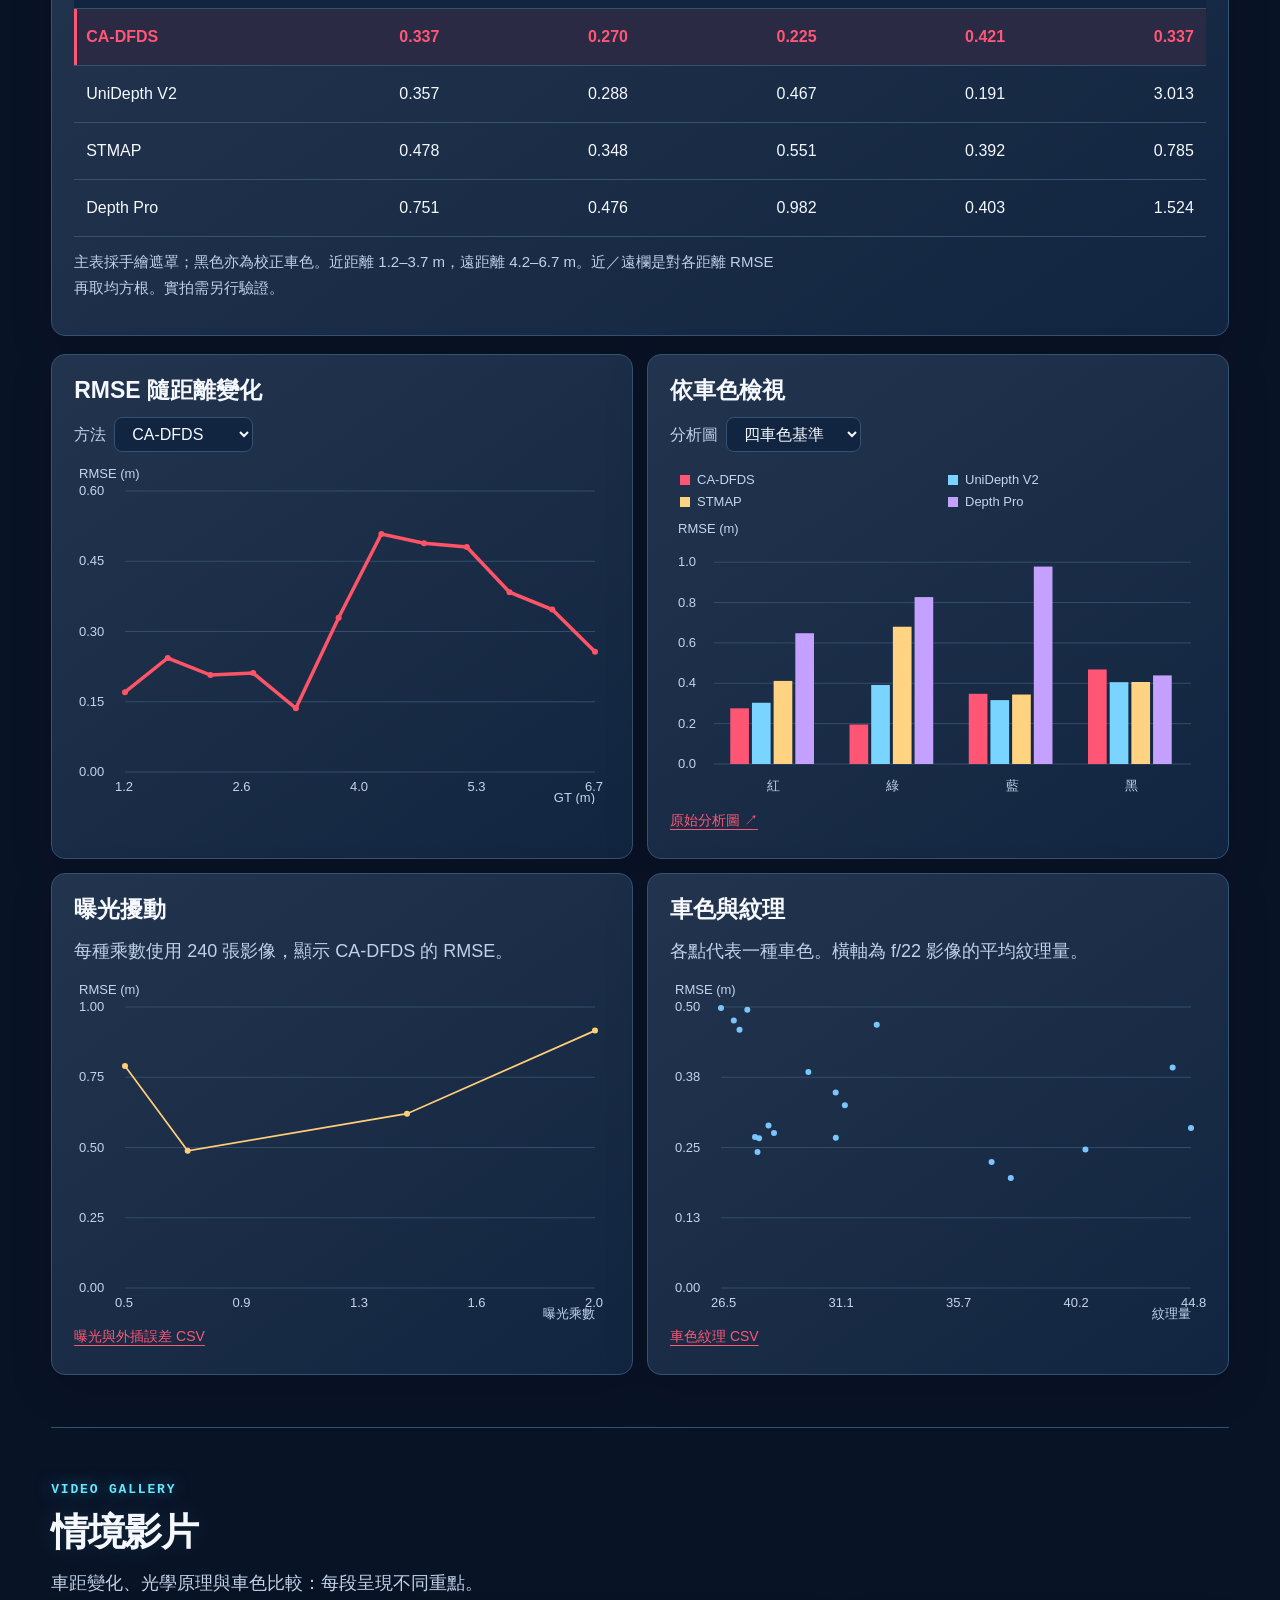
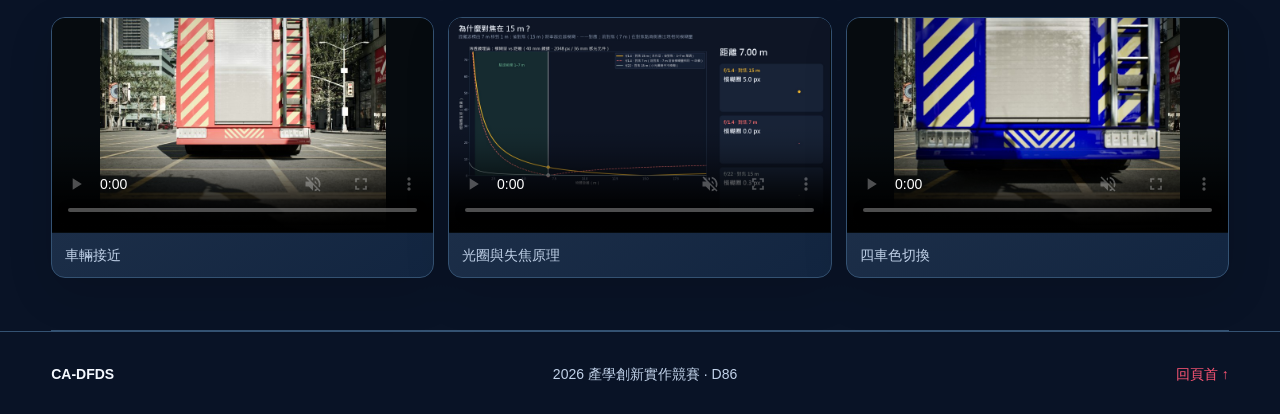
<file: docs/demo/index.html>
<!doctype html><html lang="zh-Hant"><head><meta charset="utf-8"><meta name="viewport" content="width=device-width,initial-scale=1"><title>CA-DFDS</title><link rel="canonical" href="../"><script>location.replace('../'+location.search+(location.hash||'#compare'));</script></head><body><a href="../#compare">CA-DFDS — 整合展示 / Interactive demo</a></body></html>
</file>
<file: docs/assets/unified.css>
:root{color-scheme:dark;--bg:#0a1117;--panel:#101c24;--line:#2b3c46;--ink:#f1f5f3;--muted:#aabdc3;--accent:#ff5468;--sun:#ffce78}
*{box-sizing:border-box}
html{scroll-behavior:smooth}
body{margin:0;background:var(--bg);color:var(--ink);font:16px/1.65 "Segoe UI","Microsoft JhengHei",sans-serif}
header{position:sticky;top:0;z-index:5;background:#0a1117ee;border-bottom:1px solid var(--line);backdrop-filter:blur(12px)}
nav,main,footer{max-width:1320px;margin:auto;padding-inline:clamp(18px,4vw,58px)}
nav,footer{display:flex;align-items:center;justify-content:space-between;gap:16px;flex-wrap:wrap;padding-block:16px}
nav div,footer div,.actions{display:flex;flex-wrap:wrap;gap:12px 23px;align-items:center}
a{color:var(--accent);text-underline-offset:4px}
nav a,footer a,.button{text-decoration:none}
nav a:not(.brand),footer span{color:var(--muted)}
.brand{font-size:1.35rem;font-weight:800;letter-spacing:.04em;color:var(--ink)}
.brand span,.eyebrow{color:var(--accent)}
section{padding:66px 0;border-bottom:1px solid var(--line);scroll-margin-top:90px}
.hero{display:grid;grid-template-columns:.85fr 1.15fr;align-items:center;gap:clamp(22px,4vw,66px);padding-block:68px 32px;border:0}
h1,h2,h3,p{margin:0 0 13px}
h1,h2,h3{line-height:1.18}
h1{font-size:clamp(2.65rem,5vw,5rem);letter-spacing:-.055em;margin-bottom:22px}
h2{font-size:clamp(1.9rem,3vw,3.1rem);letter-spacing:-.04em}
h3{font-size:1.15rem}
p{color:var(--muted);max-width:85ch}
.eyebrow{font:700 .73rem/1.5 ui-monospace,monospace;letter-spacing:.16em;margin-bottom:10px}
.actions{margin-top:24px;gap:10px}
button,.button,select{font:inherit;color:var(--ink);border:1px solid var(--line);background:#13232c;border-radius:8px;padding:7px 13px}
button,.button,select,input[type=range]{cursor:pointer}
button:disabled{opacity:.55;cursor:wait}
.primary{color:#ffffff;background:var(--accent);border-color:var(--accent);font-weight:700}
:focus-visible{outline:2px solid var(--sun);outline-offset:4px}
.hero-media,.card,.workbench{border:1px solid var(--line);border-radius:14px;background:var(--panel);min-width:0}
.hero-media{overflow:hidden;box-shadow:0 18px 70px #0005}
.hero-media p{margin:0;padding:9px 14px;font-size:.81rem}
video,img{display:block;width:100%;height:auto}
video{background:#060b0f;aspect-ratio:16/9}
.metrics{display:grid;grid-template-columns:repeat(4,1fr);border-block:1px solid var(--line);padding-block:20px;gap:16px}
.metrics div{border-inline-start:2px solid var(--line);padding-inline-start:14px}
.metrics strong{display:block;font:650 clamp(1.08rem,2.4vw,1.9rem)/1.4 ui-monospace,monospace}
.metrics span,.note,figcaption,small{font-size:.82rem;color:var(--muted)}
.grid{display:grid;gap:14px;margin-top:18px}
.two{grid-template-columns:repeat(2,minmax(0,1fr))}
.three{grid-template-columns:repeat(3,minmax(0,1fr))}
.four{grid-template-columns:repeat(4,minmax(0,1fr))}
.card,.workbench{padding:clamp(12px,2vw,22px)}
.controls{display:flex;gap:12px 18px;align-items:center;flex-wrap:wrap}
label{display:inline-flex;align-items:center;gap:8px;color:var(--muted);font-size:.88rem}
.stretch{flex:1 1 240px}
input[type=range]{accent-color:var(--accent);min-width:65px}
.stretch input,.wipe-control input{flex:1}
output{min-width:55px;font-variant-numeric:tabular-nums;color:var(--ink)}
figure{margin:0;overflow:hidden}
.method-panel{border:1px solid var(--line);border-top:3px solid var(--method);border-radius:9px;background:#0c151b}
.method-panel img{aspect-ratio:4/3;object-fit:contain;background:#080e12}
.method-panel figcaption{padding:10px}
.method-panel b,.method-panel strong{display:block;color:var(--ink)}
.method-panel strong{font:700 clamp(1.2rem,2.2vw,1.8rem)/1.4 ui-monospace,monospace;color:var(--method)}
canvas{display:block;width:100%;height:260px;margin-block:12px 0}
.note{margin-top:12px}
#step-image,#camera-image,#analysis-image{margin-block:12px;border-radius:6px;background:#090f14;object-fit:contain;aspect-ratio:16/10}
.optics,.applications{margin-top:16px}
.wipe{position:relative;overflow:hidden;border-radius:8px;background:#090f14;margin-block:12px;touch-action:pan-y;cursor:ew-resize;aspect-ratio:4/3}
.wipe img{position:absolute;width:100%;height:100%;object-fit:contain}
#wipe-line{position:absolute;width:2px;height:100%;background:white;box-shadow:0 0 4px #000}
.wipe-labels{position:absolute;inset:8px 8px auto;display:flex;justify-content:space-between;pointer-events:none}
.wipe-labels b{background:#101c24ed;border-radius:4px;padding:3px 7px;font-size:.76rem}
.wipe-control{width:100%}
.table-scroll{overflow:auto;margin-top:10px}
table{border-collapse:collapse;width:100%;font-size:.87rem;font-variant-numeric:tabular-nums}
td,th{border-bottom:1px solid var(--line);text-align:right;padding:8px 9px;white-space:nowrap}
td:first-child,th:first-child{text-align:left}
th{color:var(--muted);font-weight:600}
tr.ours{background:#311724;color:var(--accent)}
.media-card{padding:0;overflow:hidden}
.media-card figcaption{padding:10px 13px}
.media-card img{aspect-ratio:16/10;object-fit:contain;background:#080e12}
#load-status:empty,#live-result:empty{display:none}
#live-result{margin-top:12px;border-top:1px solid var(--line);padding-top:10px}
@media(max-width:850px){.hero{grid-template-columns:1fr;padding-top:42px}.four,.three{grid-template-columns:repeat(2,minmax(0,1fr))}}
@media(max-width:560px){.two{grid-template-columns:1fr}.metrics{grid-template-columns:repeat(2,1fr)}section{padding-block:44px}nav{gap:5px}nav div{gap:10px}nav div a{font-size:.8rem}.three{grid-template-columns:1fr}}
@media(prefers-reduced-motion:reduce){html{scroll-behavior:auto}}

.method-panel.ours { outline: 2px solid var(--method); }
#comparison-video { margin-top: 1.5rem; width: 100%; }
#video-chart { cursor: crosshair; }
</file>
<file: docs/assets/unified-polish.css>
:root{--bg:#080e1c;--panel:#0f192c;--line:#263652;--muted:#a8b8d1;--accent:#ff5468;--cyan:#67dbf5}body{background:radial-gradient(ellipse at 15% 5%,#15345455,transparent 35%),radial-gradient(ellipse at 90% 28%,#48214233,transparent 30%),var(--bg)}header{background:#080e1cee}nav{max-width:1440px;flex-wrap:nowrap;padding-block:13px}.nav-links{gap:22px}.nav-tools{gap:8px;flex-wrap:nowrap}.nav-tools button{font-size:12px;white-space:nowrap}main{max-width:1440px}.hero{grid-template-columns:.7fr 1.3fr;gap:40px;padding-top:64px}.hero h1{font-size:clamp(3.6rem,6vw,6rem);letter-spacing:-.06em}.hero h1 span{display:block;font-size:clamp(1.25rem,2.2vw,2rem);letter-spacing:-.02em;margin-top:18px;line-height:1.4}.hero .eyebrow{color:var(--cyan)}.hero-media{border-color:#386185;box-shadow:0 0 38px #34a9f015,0 25px 75px #0005}.hero-media p{font-size:12px}.metrics{margin:20px 0 0;padding:25px 0;background:linear-gradient(90deg,#15253b88,transparent)}.metrics div:first-child{border-color:var(--accent)}.metrics div:first-child strong{color:var(--accent);text-shadow:0 0 25px #ff546845}h2{font-size:clamp(1.7rem,3vw,2.6rem)}.eyebrow{color:var(--cyan)}.card,.workbench{background:linear-gradient(145deg,#111e33,#0d1627);border-color:#263652;box-shadow:0 15px 45px #0002}.legend{display:flex;flex-wrap:wrap;gap:12px 24px;font:600 12px ui-monospace,monospace;margin:20px 0}.ours-label{color:var(--accent)}.method-panel{background:#091322}.method-panel.ours{outline:1px solid var(--accent);box-shadow:0 0 25px #ff54681a}.method-panel.ours figcaption b{color:var(--accent)}.method-panel small{display:block}.pipeline{display:grid;grid-template-columns:repeat(7,1fr);gap:4px;margin:16px 0}.pipeline button{border-radius:5px;padding:9px 2px;font-size:10px;color:var(--muted);position:relative}.pipeline button[aria-pressed=true]{background:#412035;color:#ffb2bc;border-color:var(--accent);box-shadow:0 0 15px #ff546825}.benchmark-bars{display:grid;grid-template-columns:repeat(4,1fr);gap:14px;margin:25px 0}.score-card{padding:20px;border:1px solid var(--line);border-radius:12px;background:var(--panel)}.score-card.ours{border-color:var(--accent);background:linear-gradient(135deg,#351827,#111b30);box-shadow:0 0 30px #ff546810}.score-card strong{font:700 30px ui-monospace,monospace;display:block;margin:15px 0 10px}.score-card small{display:block}.score-track{height:5px;background:#233249;margin-top:17px;border-radius:9px;overflow:hidden}.score-track i{display:block;height:100%;background:var(--bar);border-radius:9px}.score-card.ours strong{color:var(--accent)}.full-intro{margin-top:24px;border:1px solid var(--line);border-radius:12px;padding:18px}.full-intro summary{cursor:pointer}.full-intro video{margin-top:18px;max-height:580px}footer{font-size:13px}footer p{font-size:12px;line-height:1.8;margin:10px 0}nav a.active{color:var(--cyan);text-shadow:0 0 15px #67dbf577}#motion[aria-pressed=false]{border-color:var(--accent)}tr.ours{box-shadow:inset 3px 0 var(--accent)}#step-play{font-size:13px}#video{scroll-margin-top:85px}.primary{box-shadow:0 0 25px #ff546822}.table-scroll{scrollbar-color:#415575 #0a1426}@media(max-width:1050px){.hero{grid-template-columns:1fr}.hero-copy{max-width:850px}.hero h1{font-size:4.5rem}.nav-links{gap:12px}.benchmark-bars{grid-template-columns:repeat(2,1fr)}}@media(max-width:700px){nav{flex-wrap:wrap;padding-inline:18px;gap:10px}.nav-tools{margin-left:auto}.nav-links{order:3;width:100%;overflow-x:auto;flex-wrap:nowrap;padding-bottom:3px;justify-content:space-between}.nav-links a{white-space:nowrap}.hero{padding-top:35px}.hero h1{font-size:3.5rem}.hero-media{margin-inline:-6px}.pipeline{grid-template-columns:repeat(4,1fr)}section{scroll-margin-top:118px}.score-card{padding:15px}.score-card strong{font-size:25px}.method-panel figcaption{padding:8px;font-size:11px}.method-panel strong{font-size:20px}.method-panel b{font-size:12px}}
.metrics strong,.score-card strong,.method-panel strong,.eyebrow,.legend{font-family:Consolas,"Segoe UI",monospace}.comparison-details{margin-top:20px;border-top:1px solid var(--line);padding-top:16px}.comparison-details summary{cursor:pointer;color:var(--cyan);font-size:14px}.system-flow{display:flex;align-items:center;gap:10px;margin:28px 0}.system-flow>div{flex:1;min-width:0;border:1px solid var(--line);border-radius:9px;padding:14px 16px;background:#0b1628;transition:border-color .3s,box-shadow .3s}.system-flow b{color:var(--cyan);font:12px Consolas,monospace}.system-flow span{display:block;font-size:14px;margin:5px 0}.system-flow small{font:12px Consolas,monospace}.system-flow i{color:#537398;font-style:normal}.system-flow .active{border-color:var(--accent);box-shadow:0 0 22px #ff546828;background:#231729}#media-language-note{font-size:11px;margin-top:12px}@media(max-width:700px){.system-flow{flex-wrap:wrap;gap:5px}.system-flow>div{flex:1 0 28%;padding:10px}.system-flow i{display:none}.system-flow span{font-size:12px}}@media(prefers-reduced-motion:reduce){.system-flow>div{transition:none}}
.source-input{max-width:620px;margin:20px auto}.vehicle-frame{position:relative}.vehicle-frame img{width:100%}#vehicle-box{position:absolute;border:2px solid #ff5468;box-shadow:0 0 12px #ff546866;pointer-events:none}.source-input figcaption{margin-top:8px;text-align:center}.research-detail{margin:18px 0;padding:18px 22px;border:1px solid var(--line);border-radius:12px;background:#0c1628}.research-detail summary{cursor:pointer;color:var(--cyan);font-size:14px}.research-detail[open]>summary{margin-bottom:24px}.research-detail img{object-fit:contain;max-height:550px;background:#fff}.research-detail figure{margin:22px 0}.research-detail figcaption{padding-top:10px}.research-detail h2{font-size:24px}.research-detail h3{margin-top:20px}.research-detail table{display:block;overflow:auto}.research-detail td{white-space:normal;min-width:160px}.research-detail .metrics{margin-block:20px}.research-detail p{font-size:14px}.research-detail li{color:var(--muted);margin:10px 0}.research-detail .method-text{display:grid;grid-template-columns:repeat(3,1fr);gap:20px}@media(max-width:700px){.research-detail .method-text{grid-template-columns:1fr}}
</file>
<file: docs/assets/luminous.css>
/* Light is decorative; quantitative colors and geometry remain data-driven. */
:root{--bg:#091326;--panel:#122540;--line:#345272;--ink:#f5f9ff;--muted:#c0d1e8;--accent:#ff5675;--cyan:#65e8ff;--spot:rgba(109,226,255,.17);--grid:rgba(91,164,222,.055)}
body{font-size:18px;line-height:1.75;background:var(--bg);isolation:isolate}body::before{content:"";position:fixed;inset:0;z-index:-2;pointer-events:none;background-image:linear-gradient(var(--grid) 1px,transparent 1px),linear-gradient(90deg,var(--grid) 1px,transparent 1px);background-size:56px 56px;mask-image:linear-gradient(#000,transparent 90%)}
.ambient{position:fixed;inset:0;z-index:-1;overflow:hidden;pointer-events:none}.ambient i{position:absolute;width:65vw;height:55vw;border-radius:50%;filter:blur(85px);opacity:.19;will-change:transform;background:radial-gradient(ellipse,#008ef5,transparent 68%);animation:aurora 22s ease-in-out infinite alternate;left:-18vw;top:-20vw}.ambient i:nth-child(2){left:55vw;top:20vh;background:radial-gradient(ellipse,#6b45f8,transparent 67%);animation-delay:-10s;animation-duration:28s}.ambient i:nth-child(3){left:15vw;top:60vh;background:radial-gradient(ellipse,#00cfc1,transparent 68%);animation-delay:-15s;opacity:.11}@keyframes aurora{to{transform:translate3d(15vw,14vh,0) rotate(25deg) scale(1.15)}}
header{background:color-mix(in srgb,var(--bg) 88%,transparent);border-bottom-color:var(--line);box-shadow:0 4px 30px #0002}nav{max-width:1500px}.nav-links{gap:18px}.nav-links a{font-size:15px}.nav-tools button{font-size:14px;padding:7px 10px}.nav-tools{gap:6px}.hero{padding-top:48px;gap:40px}.hero h1{color:var(--ink);text-shadow:0 0 40px #59d5ff25}.hero h1 span{font-size:clamp(22px,2.2vw,32px)}.hero p{font-size:18px}.hero .venue{font-size:14px;color:var(--cyan);margin-bottom:22px}.hero-authors{font-size:17px!important;color:var(--ink);margin-top:24px;margin-bottom:3px}.hero-authors-en{font-size:13px!important}.hero-media{box-shadow:0 0 40px #23c7ff25,0 20px 70px #0005;border-color:#3a9fc8}.hero-media p{font-size:14px}.institution-logos{background:#fff;border-radius:12px;max-width:1100px;margin:26px auto 36px;overflow:hidden;padding:6px 14px}.institution-logos img{clip-path:inset(5% 0 7%);width:100%;height:auto}
h2{font-size:clamp(28px,3vw,42px);text-shadow:0 0 25px #6ce4ff20}h3{font-size:23px}.eyebrow,.motif{font-size:13px;letter-spacing:.14em;color:var(--cyan);text-shadow:0 0 16px #48ddff88}.metrics strong{font-size:32px}.metrics span,.note,figcaption,small{font-size:14px}.controls label,label{font-size:16px}button,select,.button{background:var(--panel);border-color:var(--line);color:var(--ink);font-size:16px}.primary{background:var(--accent);color:#fff;border-color:var(--accent)}.card,.workbench,.score-card,.method-panel,[data-flow],.hero-media{position:relative;background:linear-gradient(145deg,color-mix(in srgb,var(--panel) 93%,white 7%),var(--panel));border-color:var(--line);overflow:hidden}.card::after,.score-card::after,.method-panel::after,[data-flow]::after{content:"";position:absolute;inset:0;pointer-events:none;background:radial-gradient(420px circle at var(--mx,50%) var(--my,-50%),var(--spot),transparent 65%);opacity:0;transition:opacity .25s}.card:hover::after,.score-card:hover::after,.method-panel:hover::after,[data-flow]:hover::after{opacity:1}.card:hover,.score-card:hover{border-color:#54b9d8}.method-panel.ours{border-color:var(--accent);box-shadow:0 0 30px #ff56752c}.method-panel.ours strong{color:var(--accent);text-shadow:0 0 25px #ff567560}.method-panel strong{font-size:28px}.method-panel b{font-size:17px}.method-panel figcaption{font-size:15px;padding:14px}.method-panel small{font-size:13px}.method-panel img{object-fit:contain}.legend{font-size:15px;gap:15px 28px}.score-card strong{font-size:36px}.score-card small{font-size:15px}.score-card.ours{background:linear-gradient(135deg,#421c3c,var(--panel));box-shadow:0 0 30px #ff56751c}.score-track{height:7px}.score-track i{position:relative}.score-track i::after{content:"";position:absolute;inset:0;background:linear-gradient(90deg,transparent,#ffffffa6,transparent);transform:translateX(-100%);animation:bar-light 3.5s ease-in-out infinite}@keyframes bar-light{to{transform:translateX(180%)}}
.motivation-grid{display:grid;grid-template-columns:repeat(3,1fr);gap:22px;margin-top:26px}.motivation-grid .card{padding:26px}.motivation-grid h3{margin:16px 0}.motivation-grid svg{width:100%;height:80px;margin-top:16px;overflow:visible}.light-trace{fill:none;stroke:var(--cyan);stroke-width:2;stroke-dasharray:45 14;animation:trace-flow 6s linear infinite;filter:drop-shadow(0 0 4px #55dfff)}.guide{fill:none;stroke:var(--line);stroke-width:1.5}.pulse-dot{fill:var(--accent);filter:drop-shadow(0 0 6px var(--accent))}@keyframes trace-flow{to{stroke-dashoffset:-240}}
.comparison-stage{display:grid;grid-template-columns:.75fr 2fr;align-items:center;gap:22px;cursor:pointer;outline-offset:5px}.source-input{max-width:100%;margin:0}.comparison-stage .four{grid-template-columns:repeat(2,minmax(0,1fr));margin-top:0}.comparison-stage .method-panel{display:grid;grid-template-columns:1fr 1fr;align-items:center}.comparison-stage .method-panel img{aspect-ratio:1;object-fit:cover}.comparison-stage .method-panel figcaption{padding:12px}.comparison-stage .method-panel b{font-size:15px}.comparison-stage .method-panel strong{font-size:25px}#comparison-state{font-size:14px;color:var(--cyan);margin-left:auto}#play{display:none}.comparison-details{margin-top:36px;padding-top:30px}.comparison-details h3{margin-bottom:20px}.comparison-details>label{display:flex;margin:20px 0;gap:16px}.comparison-details input{flex:1}#video-chart,#compare-chart{height:300px}.table-scroll{margin-top:22px}table{font-size:16px}td,th{padding:14px 12px}tr.ours{background:#ff567517;color:var(--accent);font-weight:600}
.system-flow{position:relative;gap:12px;isolation:isolate;margin-block:32px}.system-flow>div{overflow:hidden;padding:12px;min-width:0}.system-flow span{font-size:17px;margin-top:10px}.system-flow small{font-size:14px}.system-flow b{font-size:13px}.system-flow .active{box-shadow:0 0 30px #ff567544;border-color:var(--accent);background:var(--panel)}.flow-links{position:absolute;left:0;top:50%;width:100%;height:16px;overflow:visible;z-index:-1}.flow-base{stroke:var(--line);stroke-width:2}.flow-beam{stroke:var(--cyan);stroke-width:3;stroke-dasharray:35 165;animation:trace-flow 3s linear infinite;filter:drop-shadow(0 0 5px #50daff)}.flow-thumbnail{position:relative;aspect-ratio:4/3;overflow:hidden;border-radius:5px}.flow-thumbnail img{height:100%;width:100%;object-fit:cover}.flow-thumbnail i{position:absolute;inset:0;background:linear-gradient(180deg,transparent 40%,#65e8ff3b 49%,#b8f4ffbf 50%,transparent 52%);transform:translateY(-110%);animation:scan-flow 4s ease-in-out infinite}.system-flow>div:nth-of-type(2) i{animation-delay:.5s}.system-flow>div:nth-of-type(3) i{animation-delay:1s}.system-flow>div:nth-of-type(4) i{animation-delay:1.5s}.system-flow>div:nth-of-type(5) i{animation-delay:2s}@keyframes scan-flow{60%,100%{transform:translateY(110%)}}.pipeline button{font-size:14px;padding:12px 5px}.pipeline{gap:6px}.system-flow>i{display:none}#step-text{font-size:16px;min-height:56px}#step-play{font-size:15px}.wipe-labels{position:static;inset:auto;display:grid;grid-template-columns:1fr 1fr;gap:12px;pointer-events:auto;margin-top:20px}.wipe-labels b{font-size:15px;background:var(--panel);padding:7px 12px;border:1px solid var(--line);white-space:normal;overflow-wrap:anywhere}.wipe-labels b:last-child{text-align:right}.wipe{margin-top:8px}.wipe-control{display:flex;flex-wrap:wrap}.controls{align-items:center;gap:14px}.controls label{min-width:0;max-width:100%}.controls select{max-width:100%;min-width:0}.stretch{flex-basis:220px}.stretch input{min-width:80px}.analysis canvas{height:340px}.full-intro{background:var(--panel)}footer{border-top:1px solid var(--line);padding-block:30px}
:root[data-theme=light]{color-scheme:light;--bg:#edf5fc;--panel:#ffffff;--line:#bccfe1;--ink:#152d4c;--muted:#425c79;--accent:#ce2347;--cyan:#087b9f;--spot:rgba(21,145,216,.14);--grid:rgba(37,97,152,.07)}:root[data-theme=light] .ambient i{opacity:.15}:root[data-theme=light] .score-card.ours{background:linear-gradient(135deg,#ffe8ef,#fff)}:root[data-theme=light] .method-panel.ours strong{text-shadow:none}:root[data-theme=light] .method-panel strong{color:var(--ink)}:root[data-theme=light] .metrics{background:#ffffff80}:root[data-theme=light] .pipeline button{background:#edf3fa;color:var(--muted)}:root[data-theme=light] .pipeline button[aria-pressed=true]{background:#ffe8ee;color:var(--accent)}:root[data-theme=light] .legend span{color:var(--ink)!important}:root[data-theme=light] .legend .ours-label{color:var(--accent)!important}:root[data-theme=light] .hero-media p{background:var(--panel)}:root[data-theme=light] .score-track{background:#e0e9f3}:root[data-theme=light] .metrics span{color:var(--muted)}:root[data-theme=light] .hero-media{box-shadow:0 10px 40px #2d86ba24}:root[data-theme=light] .method-panel.ours{background:#fff6f8}
:root[data-motion=paused] *, :root[data-motion=paused] *::before,:root[data-motion=paused] *::after{animation-play-state:paused!important}@media(prefers-reduced-motion:reduce){*,*::before,*::after{animation:none!important;transition:none!important}.ambient i{will-change:auto}}
@media(max-width:1150px){nav{flex-wrap:wrap}.nav-links{order:3;width:100%;justify-content:center}.hero{grid-template-columns:1fr}.comparison-stage{grid-template-columns:1fr 2fr}.comparison-stage .method-panel{display:block}.comparison-stage .method-panel img{aspect-ratio:16/9}.comparison-stage .method-panel strong{font-size:26px}.motivation-grid{gap:14px}.motivation-grid .card{padding:20px}}
@media(max-width:700px){body{font-size:16px}.hero p{font-size:16px}.hero{padding-top:30px}.nav-links{justify-content:space-between;gap:18px;overflow:auto}.nav-links a{font-size:14px}.nav-tools button{font-size:12px}.brand{font-size:20px}.hero-authors-en{font-size:12px!important}.institution-logos{margin:18px 0 25px;padding:5px}.motivation-grid{grid-template-columns:1fr}.motivation-grid svg{height:60px}.motivation-grid p{margin:0}.comparison-stage{grid-template-columns:1fr}.source-input{max-width:360px;margin:auto}.comparison-stage .four{grid-template-columns:1fr 1fr}.comparison-stage .method-panel b{font-size:14px}.comparison-stage .method-panel figcaption{font-size:14px}.comparison-stage .method-panel strong{font-size:24px}.controls{gap:12px}.controls label{flex-wrap:wrap}.system-flow{display:grid;grid-template-columns:repeat(2,minmax(0,1fr))}.system-flow>div{padding:12px}.flow-links{display:none}.system-flow span{font-size:16px}.system-flow small{font-size:13px}.pipeline{grid-template-columns:repeat(4,1fr)}.pipeline button{font-size:13px}.wipe-labels b{font-size:14px}.two{grid-template-columns:1fr}.metrics strong{font-size:25px}.metrics span{font-size:13px}.score-card strong{font-size:28px}.score-card small{font-size:14px}.table-scroll{margin-inline:-4px}table{font-size:14px}td,th{padding:12px}.comparison-details h3{font-size:22px}.ambient i{filter:blur(45px)}.nav-tools{gap:5px}section{scroll-margin-top:125px}}
[hidden]{display:none!important}.chart-tooltip{position:absolute;pointer-events:none;border:1px solid var(--cyan);border-radius:7px;background:var(--bg);color:var(--ink);padding:8px 12px;font-size:14px;z-index:3;max-width:245px;box-shadow:0 0 25px #4ad6ff25}
html[lang=en] .hero-authors-en{display:none}
/* Compact research-page masthead and theme-complete surfaces. */
nav{min-height:58px;padding-block:8px;gap:18px;flex-wrap:nowrap;transition:padding .2s,min-height .2s}.nav-links{flex-wrap:nowrap;gap:18px;width:auto;order:initial;min-width:0}.nav-links a{white-space:nowrap;font-size:14px}.nav-tools{margin-left:auto;gap:4px;flex-shrink:0}.nav-tools button{width:34px;height:34px;min-height:34px;padding:0;font-size:15px;display:grid;place-items:center;border-radius:8px}.nav-tools #language{width:42px;font-size:13px}.brand{font-size:20px;white-space:nowrap}.scrolled nav{padding-block:4px;min-height:48px}.hero{grid-template-columns:1fr;padding-top:38px;gap:28px}.hero-copy{max-width:none;text-align:center}.hero .venue{margin:0 0 14px}.hero .eyebrow{font-size:12px;margin:0 0 12px}.title-row{display:flex;align-items:center;justify-content:center;gap:28px;flex-wrap:wrap}.hero h1{font-size:clamp(44px,6vw,76px);line-height:1.1;margin:0;letter-spacing:-.045em}.title-logos{display:flex;align-items:center;gap:16px}.title-logos a{display:block;overflow:hidden;position:relative;height:54px;flex:none}.title-logos img{height:54px;width:auto;max-width:none;display:block}.title-logos .logo-seal{width:56px}.title-logos .logo-rit{width:143px;height:50px}.title-logos .logo-rit img{height:50px}.title-logos .logo-seal:last-child{width:55px}.title-logos .logo-seal:last-child img{transform:translateX(-10px)}.hero .project-subtitle{font-size:clamp(22px,2.4vw,30px);color:var(--ink);font-weight:600;margin:12px 0 20px}.hero-copy>p:not(.venue):not(.eyebrow):not(.project-subtitle):not(.affiliations){max-width:850px;margin-inline:auto}.paper-authors{display:flex;justify-content:center;gap:12px 26px;flex-wrap:wrap;margin:22px 0 6px;font-size:18px}.paper-authors a{color:var(--ink);text-decoration:none;border-bottom:1px solid var(--line)}sup{font-size:.65em;vertical-align:super;margin-left:3px;color:var(--cyan)}.hero .affiliations{font-size:14px;display:flex;justify-content:center;gap:8px 18px;flex-wrap:wrap;color:var(--muted);margin:10px 0 20px}.hero .actions{justify-content:center}.hero-media{max-width:1050px;width:100%;margin-inline:auto}.hero-media video{max-height:580px}.hero-media p{margin:0;padding:10px 16px}.metrics{margin-top:10px;padding-block:20px}section{padding-block:52px;scroll-margin-top:75px}.section-lead{max-width:980px}.motivation-context{display:grid;grid-template-columns:1fr 1fr;gap:36px;margin:30px 0}.motivation-context article{border-left:2px solid var(--cyan);padding-left:22px}.motivation-context h3{font-size:21px;margin:0 0 12px}.motivation-context p{margin:0}.contribution-heading{margin:34px 0 0}.motivation-grid h3{font-size:22px;line-height:1.5}.motivation-grid p{font-size:17px}.architecture{margin:30px 0 38px;border-radius:12px;overflow:hidden;border:1px solid var(--line);background:#fff}.architecture img{width:100%;height:auto;display:block}.architecture a{display:block}#step-image{cursor:pointer}#step-image:focus-visible{outline:3px solid var(--cyan);outline-offset:3px}.optics,.research-detail{background:var(--panel)}.pipeline button{background:var(--panel);color:var(--muted)}.pipeline button[aria-pressed=true]{background:color-mix(in srgb,var(--accent) 18%,var(--panel));color:var(--ink)}canvas{background:transparent!important}.method-panel figcaption,.source-input figcaption{color:var(--ink)}.wipe-labels b{color:var(--ink)}th{background:var(--panel);color:var(--muted)}td{color:inherit}input,select,button{color-scheme:inherit}.table-scroll{scrollbar-color:var(--line) var(--panel)}.analysis a{font-size:14px}.note{line-height:1.7}footer{font-size:14px}footer span{font-size:14px}html[lang=en] h3{overflow-wrap:break-word}html[lang=en] .motivation-grid h3{font-size:21px}html[lang=en] .controls{flex-wrap:wrap}html[lang=en] .pipeline button{overflow-wrap:anywhere}html[lang=en] .hero .affiliations{font-size:14px}html[lang=en] .nav-links{gap:14px}:root[data-theme=light] .pipeline button[aria-pressed=true]{color:var(--accent)}:root[data-theme=light] .method-panel.ours strong{color:var(--accent)}
@media(max-width:1100px){nav{flex-wrap:wrap;gap:4px 16px}.nav-links{order:3;width:100%;justify-content:center;overflow-x:auto;padding-block:4px;gap:22px}.scrolled .nav-links{max-height:0;padding:0;overflow:hidden;visibility:hidden}.scrolled nav{gap:0 16px}.nav-links a{font-size:14px}.hero{padding-top:30px}.motivation-grid{grid-template-columns:1fr}.motivation-grid .card{padding:22px}.motivation-grid h3{margin:10px 0}.motivation-context{gap:22px}}
@media(max-width:700px){nav{padding-inline:16px}.nav-links{justify-content:flex-start;gap:20px}.nav-tools button{width:32px;height:32px;min-height:32px}.nav-tools #language{width:38px}.brand{font-size:18px}.title-row{gap:16px}.title-logos{gap:12px}.title-logos a{height:38px}.title-logos img{height:38px}.title-logos .logo-seal{width:40px}.title-logos .logo-rit{height:35px;width:100px}.title-logos .logo-rit img{height:35px}.title-logos .logo-seal:last-child{width:39px}.title-logos .logo-seal:last-child img{transform:translateX(-7px)}.hero h1{font-size:48px}.hero .project-subtitle{font-size:23px}.paper-authors{font-size:16px;gap:8px 20px}.hero .affiliations{font-size:13px;gap:4px 12px}.hero .actions .button{font-size:15px;padding:9px 13px}.hero-media{margin-inline:0}.motivation-context{grid-template-columns:1fr;gap:24px}.motivation-grid p{font-size:17px}.architecture{margin-inline:-8px;border-radius:6px}.controls label{width:auto}.comparison-details>label{flex-wrap:wrap}section{padding-block:40px;scroll-margin-top:65px}.card,.workbench{min-width:0}.grid>*{min-width:0}.comparison-stage .method-panel b{overflow-wrap:anywhere}.comparison-stage .method-panel strong{font-size:22px}.metrics{gap:16px}.metrics span{font-size:14px}.hero-media p{font-size:12px}footer{gap:12px}footer span{font-size:12px}.motivation-grid{gap:16px}}
#step-image,#camera-image,#analysis-image,.method-panel img,.media-card img,.wipe{background:var(--panel)}
.title-logos .logo-rit{width:123px}.title-logos .logo-seal:last-child{width:54px;height:54px}.title-logos .logo-seal:last-child img{height:76px;transform:translate(-18px,-11px)}.hero .affiliations{max-width:none;width:100%;margin-inline:auto}.hero-copy>p:not(.affiliations){margin-inline:auto}.architecture img{aspect-ratio:auto}
@media(max-width:700px){.title-logos .logo-rit{width:86px}.title-logos .logo-seal:last-child{width:38px;height:38px}.title-logos .logo-seal:last-child img{height:53.4px;transform:translate(-12.8px,-7.8px)}}
</file>
<file: docs/assets/mobile-demo.css>
/* QR-first reading: readable labels, compact diagrams and touch targets. */
.method-map{display:grid;grid-template-columns:repeat(5,minmax(0,1fr));gap:12px;margin:28px 0 14px}.method-map article{padding:20px 16px;border:1px solid var(--line);border-radius:12px;min-width:0;background:var(--panel);position:relative;overflow:hidden;transition:border-color .25s,box-shadow .25s}.method-map article.active{border-color:var(--accent);box-shadow:0 0 22px #ff567530}.method-map h3{font-size:20px;margin:10px 0}.method-map p{font-size:16px;line-height:1.65;margin:12px 0 0}.step-number{font:600 13px Consolas,monospace;color:var(--cyan)}.formula{font-family:Cambria,Georgia,serif;font-size:19px;overflow-wrap:anywhere;color:var(--ink)}.method-map svg{position:absolute;bottom:0;left:0;width:100%;height:6px}.method-map path{stroke:var(--cyan);stroke-width:2;stroke-dasharray:32 80;animation:method-signal 3s linear infinite;opacity:.4}.method-map .active path{stroke:var(--accent);opacity:1}@keyframes method-signal{to{stroke-dashoffset:-224}}.calibration-note{font-size:16px;border-left:3px solid var(--accent);padding-left:16px}.original-figure{margin:20px 0 28px}.original-figure summary,.local-tool summary{cursor:pointer;color:var(--cyan);font-size:16px}.original-figure .architecture{max-width:1100px;margin:20px auto}.pipeline button{padding:10px 6px;display:flex;flex-direction:column;align-items:center;justify-content:center;gap:5px;min-height:64px}.pipeline button small{font:12px Consolas,monospace;color:var(--cyan)}.pipeline button span{font-size:15px}.step-visual{position:relative;aspect-ratio:16/10;margin:14px 0}.step-visual #step-image{width:100%;height:100%;margin:0;object-fit:fill}.step-visual:has(#step-box:not([hidden])){aspect-ratio:16/9}.step-visual:has(#step-box:not([hidden])) #step-image{object-fit:fill}#step-box{position:absolute;border:3px solid var(--accent);box-shadow:0 0 14px #ff567560;pointer-events:none}#step-tag{position:absolute;top:12px;left:12px;background:#961831ed;color:#fff;padding:5px 10px;font-size:18px;pointer-events:none}#step-result{display:grid;grid-template-columns:repeat(3,1fr);gap:10px;margin:18px 0}#step-result span{font-size:14px;color:var(--muted)}#step-result strong{display:block;font-size:21px;color:var(--ink)}#step-result span:first-child strong{color:var(--accent)}#step-text{min-height:0;margin:14px 0;font-size:17px}.camera-spec{display:grid;grid-template-columns:repeat(3,1fr);gap:10px;margin-top:24px}.camera-spec span{text-align:center}.camera-spec b{font-size:24px;display:block;color:var(--cyan)}.camera-spec small{font-size:15px;display:block}.camera-diagram{width:100%;height:auto;margin:16px 0;overflow:visible}.camera-diagram rect,.car-symbol path{fill:var(--panel);stroke:var(--cyan);stroke-width:3}.car-symbol circle{fill:var(--accent)}.camera-diagram .ray{fill:none;stroke:var(--cyan);stroke-width:1.5;opacity:.5}.camera-diagram .axis{stroke:var(--line);stroke-width:2;stroke-dasharray:5}.camera-diagram .focus-plane{stroke:var(--accent);stroke-width:3;stroke-dasharray:8 6}.camera-diagram .interval{stroke:var(--cyan);stroke-width:5}.camera-diagram text{fill:var(--ink);font:21px Segoe UI,sans-serif}.image-zoom{display:block;position:relative;background:var(--panel);border:1px solid var(--line);padding:0;width:100%;overflow:hidden;cursor:zoom-in}.image-zoom img{width:100%;height:auto;display:block}.image-zoom #camera-image{aspect-ratio:auto;margin:0}.image-zoom>span{display:block;padding:8px;font-size:15px;color:var(--cyan)}.optics-control{display:none}#optics-chart,#video-chart{cursor:crosshair;touch-action:pan-y}#optics-readout{display:grid;gap:4px;font-size:16px}.chart-readout{font-size:16px;min-height:28px;color:var(--accent)}#system-demo .image-zoom{max-width:980px;margin:24px auto}#system-demo .actions{margin:22px 0}.local-tool{margin-top:24px}.local-tool code{display:block;padding:12px;background:var(--panel);border:1px solid var(--line);border-radius:8px}.conclusion-results{margin:24px 0}.conclusion-results strong{font-size:40px;color:var(--accent)}.conclusion-results strong span{font-size:20px}.conclusion-results p{font-size:16px}#conclusion{text-align:center}#conclusion>p{margin-inline:auto}.hero-copy>p:not(.venue):not(.eyebrow):not(.project-subtitle):not(.affiliations){font-size:18px}.hero .actions{margin-top:16px}.nav-tools button{min-height:38px;width:38px}.nav-tools #language{width:44px}.note{font-size:15px}.chart-tooltip{font-size:16px}dialog{max-width:96vw;width:1200px;max-height:94dvh;padding:54px 12px 12px;border:1px solid var(--line);border-radius:14px;background:var(--bg);color:var(--ink)}dialog::backdrop{background:#030814dd;backdrop-filter:blur(5px)}#close-image{position:absolute;right:10px;top:8px;width:40px;height:40px;padding:0;font-size:27px}.zoom-scroll{overflow:auto;max-height:calc(90dvh - 80px)}.zoom-scroll img{display:block;width:100%;height:auto;min-width:850px;max-width:none}.zoom-scroll{touch-action:pan-x pan-y pinch-zoom}
@media(max-width:1100px){.method-map{grid-template-columns:repeat(3,minmax(0,1fr))}.pipeline{grid-template-columns:repeat(4,1fr)}}
@media(max-width:700px){body{font-size:17px}.hero{padding-top:22px;gap:20px}.hero .venue{font-size:13px;margin-bottom:10px}.hero .eyebrow{display:none}.hero .project-subtitle{font-size:22px;margin:12px 0}.hero-copy>p:not(.venue):not(.eyebrow):not(.project-subtitle):not(.affiliations){font-size:17px;line-height:1.7}.hero .affiliations{font-size:14px}.paper-authors{font-size:16px;margin-top:16px}.hero h1{font-size:42px}.title-row{gap:12px}.hero .actions .button{font-size:16px}.hero-media p{font-size:14px}.nav-links a{font-size:15px}.nav-links{gap:18px}.scrolled nav{min-height:48px}.method-map{grid-template-columns:1fr;gap:10px}.method-map article{display:grid;grid-template-columns:65px 1fr;column-gap:12px;padding:16px}.method-map .step-number{grid-column:1;grid-row:1/4;align-self:center;font-size:14px}.method-map h3{grid-column:2;font-size:21px;margin:0 0 6px}.method-map .formula{grid-column:2;font-size:20px}.method-map p{grid-column:2;font-size:16px;margin-top:8px}.pipeline{grid-template-columns:repeat(4,minmax(0,1fr));gap:6px}.pipeline button span{font-size:15px}.pipeline button small{font-size:12px}.pipeline button{padding:8px 3px}.controls label,label{font-size:16px}select{font-size:16px;max-width:100%}.metrics strong{font-size:27px}.metrics span{font-size:14px}h2{font-size:29px;line-height:1.4}h3{font-size:23px}.card{padding:18px}.camera-spec b{font-size:23px}.camera-spec small{font-size:15px}#step-result{gap:7px}#step-result strong{font-size:19px}#step-result span{font-size:14px}#step-tag{font-size:16px;top:8px;left:8px}.comparison-stage .method-panel b{font-size:15px}.comparison-stage .method-panel figcaption{padding:10px}.comparison-stage .method-panel strong{font-size:24px}.comparison-stage .method-panel small{font-size:14px}.comparison-stage .four{gap:12px}.method-panel figcaption span{font-size:15px}.note{font-size:15px}.camera-diagram text{font-size:24px}.conclusion-results strong{font-size:36px}#system-demo .actions{display:grid;grid-template-columns:1fr;gap:12px}#system-demo .actions a{text-align:center}.legend{font-size:15px;gap:8px 16px}.zoom-scroll img{min-width:900px}#image-dialog{max-width:98vw;padding-inline:8px}.chart-readout{font-size:16px}html[lang=en] .pipeline button span{font-size:14px}.nav-tools{gap:5px}}
.pipeline{grid-template-columns:repeat(5,minmax(0,1fr))}.pipeline button span{font-size:15px}.pipeline button small{font-size:12px}@media(max-width:700px){.pipeline{grid-template-columns:repeat(5,minmax(0,1fr));gap:5px}.pipeline button span{font-size:14px}.pipeline button small{font-size:11px}.pipeline button{padding:10px 1px}html[lang=en] .pipeline button span{font-size:13px;overflow-wrap:anywhere}.hero-copy>p:not(.venue):not(.eyebrow):not(.project-subtitle):not(.affiliations){margin-block:14px}}
@media(max-width:700px){.pipeline{grid-template-columns:repeat(3,minmax(0,1fr));gap:7px}.pipeline button span,html[lang=en] .pipeline button span{font-size:15px}.pipeline button small{font-size:12px}}
</file>
<file: docs/assets/browser-tool.css>
/* Existing-data tool: no inference service or installation required. */
nav{display:grid;grid-template-columns:auto 1fr auto;align-items:center;gap:20px;padding-block:6px;min-height:52px}.nav-links{display:flex;align-items:center;justify-content:center;order:initial;width:auto;gap:18px;padding:0}.nav-tools{align-items:center;margin:0;gap:5px}.brand{line-height:1}.scrolled nav{min-height:48px;padding-block:4px}.pointer-light{position:fixed;inset:0;pointer-events:none;z-index:0;background:radial-gradient(430px circle at var(--pointer-x,-1000px) var(--pointer-y,-1000px),#61ceff0b,transparent 80%)}main,footer{position:relative}.browser-tool{padding:26px;overflow:visible}.tool-controls{display:flex;align-items:center;flex-wrap:wrap;gap:16px 24px;margin-bottom:22px}.tool-controls label{display:flex;align-items:center;gap:9px;font-size:17px}.tool-controls input[type=checkbox]{width:20px;height:20px;accent-color:var(--accent)}.tool-controls select{font-size:17px;min-width:94px}.tool-workspace{display:grid;grid-template-columns:1.4fr 1fr;gap:24px;align-items:start}.tool-workspace>div{min-width:0}.tool-image-wrap{position:relative;aspect-ratio:16/9;border-radius:10px;overflow:hidden;background:var(--bg)}#tool-image{display:block;width:100%;height:100%;object-fit:fill}#tool-box{position:absolute;border:3px solid var(--accent);box-shadow:0 0 14px #ff567570;pointer-events:none}#tool-image-tag{position:absolute;left:12px;top:12px;padding:5px 10px;background:#a7183aee;color:#fff;font-size:18px;border-radius:5px}#tool-mask-panel{margin-top:16px}#tool-mask-image{display:block;width:100%;height:auto;border-radius:8px}#tool-mask-status,.tool-caption{font-size:15px;color:var(--muted);line-height:1.6}.tool-primary{border:1px solid var(--accent);background:color-mix(in srgb,var(--accent) 10%,var(--panel));padding:22px;border-radius:12px;box-shadow:0 0 25px #ff56751a}.tool-primary>span{font-size:17px;font-weight:700;color:var(--accent)}#tool-estimate{display:block;color:var(--accent);font-size:clamp(36px,4vw,52px);line-height:1.3;margin:12px 0 20px;text-shadow:0 0 25px #ff567540;font-variant-numeric:tabular-nums}.tool-secondary{display:grid;grid-template-columns:1fr 1fr;gap:12px}.tool-secondary span{font-size:15px;color:var(--muted)}.tool-secondary b{display:block;font-size:24px;color:var(--ink);margin-top:3px}#tool-error{color:var(--accent)}.tool-methods{margin-top:16px}.tool-distance-scale{display:flex;align-items:center;gap:14px;margin-top:18px;flex-wrap:wrap}.tool-distance-scale input{flex:1;min-width:130px;accent-color:var(--accent)}.tool-distance-scale output{font-size:20px;font-weight:700;color:var(--cyan)}#tool-table{width:100%;font-size:16px}#tool-table td,#tool-table th{padding:12px 9px;white-space:normal}.table-scroll{overflow:visible}table{width:100%;table-layout:fixed}td,th{white-space:normal;overflow-wrap:anywhere}tr.ours{background:color-mix(in srgb,var(--accent) 10%,var(--panel));color:var(--accent)}tr.ours td:first-child{font-weight:800}tr.ours td{color:var(--accent)}.method-panel.ours figcaption span,.method-panel.ours figcaption strong{color:var(--accent)}#step-error{color:var(--accent)!important}.architecture{margin-top:28px}.architecture img{height:auto}.tool-primary:hover{box-shadow:0 0 38px #ff56752b}
@media(max-width:1100px){nav{grid-template-columns:auto 1fr auto}.nav-links{order:initial;width:auto;visibility:visible;max-height:none;overflow:visible;flex-wrap:wrap;gap:4px 14px}.scrolled .nav-links{max-height:none;visibility:visible;overflow:visible;padding:0}.tool-workspace{grid-template-columns:1.15fr 1fr}}
@media(max-width:850px){nav{grid-template-columns:auto 1fr;gap:4px 10px}.nav-tools{grid-column:2;grid-row:1;justify-self:end}.nav-links{grid-column:1/-1;grid-row:2;flex-wrap:nowrap;justify-content:flex-start;overflow-x:auto;padding-block:5px;gap:19px;max-height:38px}.scrolled .nav-links{max-height:0;visibility:hidden;overflow:hidden;padding:0}.tool-workspace{grid-template-columns:1fr}.tool-primary{padding:20px}.tool-results{display:grid;grid-template-columns:1fr 1.2fr;gap:16px}.tool-methods{margin:0}}
@media(max-width:600px){.browser-tool{padding:18px}.tool-controls{gap:14px 20px}.tool-controls label{font-size:16px}.tool-controls select{font-size:16px}.tool-results{grid-template-columns:1fr}.tool-secondary b{font-size:25px}.tool-distance-scale{gap:10px}#tool-image-tag{font-size:16px;left:8px;top:8px}.table-scroll{margin:18px 0 0}table:not(#tool-table){table-layout:auto}table:not(#tool-table) thead{position:absolute;width:1px;height:1px;overflow:hidden;clip-path:inset(50%)}table:not(#tool-table) tbody{display:grid;gap:14px}table:not(#tool-table) tr{display:grid;grid-template-columns:repeat(2,minmax(0,1fr));border:1px solid var(--line);border-radius:10px;padding:12px;gap:12px;background:var(--panel)}table:not(#tool-table) tr.ours{border-color:var(--accent);background:color-mix(in srgb,var(--accent) 9%,var(--panel))}table:not(#tool-table) td{display:flex;flex-direction:column;gap:5px;padding:0;border:0;min-width:0;font-size:17px;text-align:left;white-space:normal;overflow-wrap:break-word}table:not(#tool-table) td::before{content:attr(data-label);font-size:14px;color:var(--muted);font-weight:400}table:not(#tool-table) td:first-child{grid-column:1/-1;font-size:18px;font-weight:700}table:not(#tool-table) td:first-child::before{display:none}#tool-table{table-layout:fixed;font-size:16px}#tool-table th:first-child{width:40%}#tool-table th,#tool-table td{padding:11px 5px;font-size:15px}#tool-table td:first-child{font-weight:600}.nav-links a{font-size:15px}.architecture{margin-inline:0}.pointer-light{display:none}}
.contribution-formula{font:italic 25px Cambria,Georgia,serif;color:var(--cyan);margin:12px 0 18px;text-shadow:0 0 18px #65e8ff35}.tool-controls input:focus-visible,.tool-controls select:focus-visible{outline:2px solid var(--cyan);outline-offset:3px}
</file>
<file: docs/assets/demo-refinement.css>
/* One title, equal visual hierarchy; institutions remain secondary. */
.hero .title-row{position:relative;display:flex;flex-direction:column;gap:18px;max-width:1100px;margin:auto}
.hero .title-row h1{display:flex;flex-direction:column;align-items:center;gap:12px;font-size:clamp(28px,3.7vw,48px);line-height:1.3;letter-spacing:0;font-weight:700;width:100%}
.hero .title-row h1 span,.hero .title-row .project-subtitle{font-size:inherit;font-weight:inherit;line-height:inherit;margin:0;max-width:100%;overflow-wrap:anywhere}
.hero .title-logos{gap:12px;align-self:center}
.hero .title-logos a,.hero .title-logos img{height:30px}
.hero .title-logos .logo-seal,.hero .title-logos .logo-seal:last-child{width:31px}
.hero .title-logos .logo-seal:last-child{height:30px}
.hero .title-logos .logo-seal:last-child img{height:42.22px;transform:translate(-10px,-6.11px)}
.hero .title-logos .logo-rit{width:86px;height:30px}
.hero .title-logos .logo-rit img{height:30px}
@media(min-width:1200px){.hero .title-logos{position:absolute;right:0;top:12px}}
.camera-interaction{margin-bottom:22px;display:grid;grid-template-columns:auto minmax(0,1fr);gap:12px;align-items:center}
.camera-interaction select{width:100%;min-width:0;font-size:16px}
.camera-interaction input{width:100%;min-width:0;accent-color:var(--accent)}
.camera-numbers{grid-column:1/-1;display:grid;grid-template-columns:1fr 1fr;gap:14px;font-size:16px}
.camera-numbers strong{display:block;font-size:26px;font-variant-numeric:tabular-nums;color:var(--accent)}
.camera-interaction p{grid-column:1/-1;margin:0}
#camera-motion{cursor:pointer;touch-action:pan-y}
#camera-motion:focus-visible{outline:2px solid var(--cyan);outline-offset:4px}
#camera-car{filter:drop-shadow(0 0 5px #ff546850)}
@media(max-width:700px){.hero .title-row h1{font-size:clamp(25px,6.4vw,34px)}.hero .title-row{gap:14px}.camera-numbers strong{font-size:24px}}
</file>
